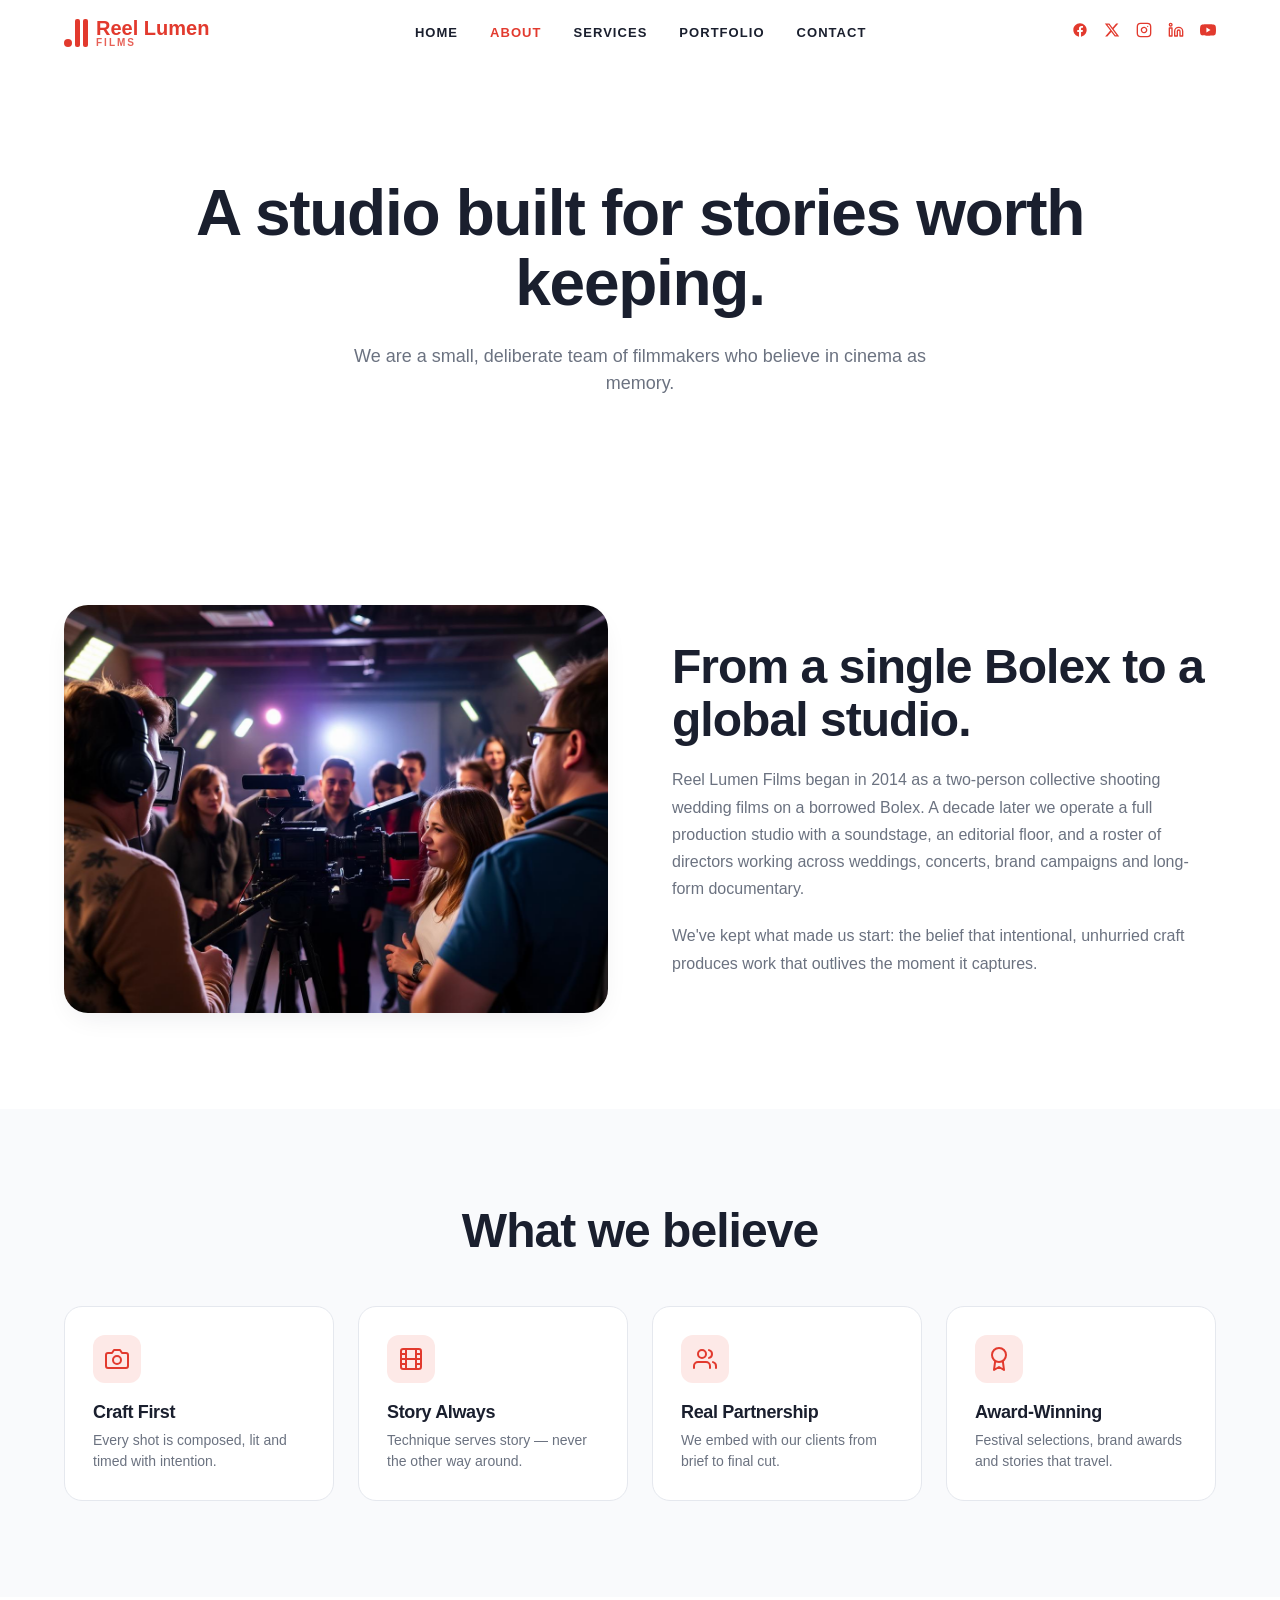
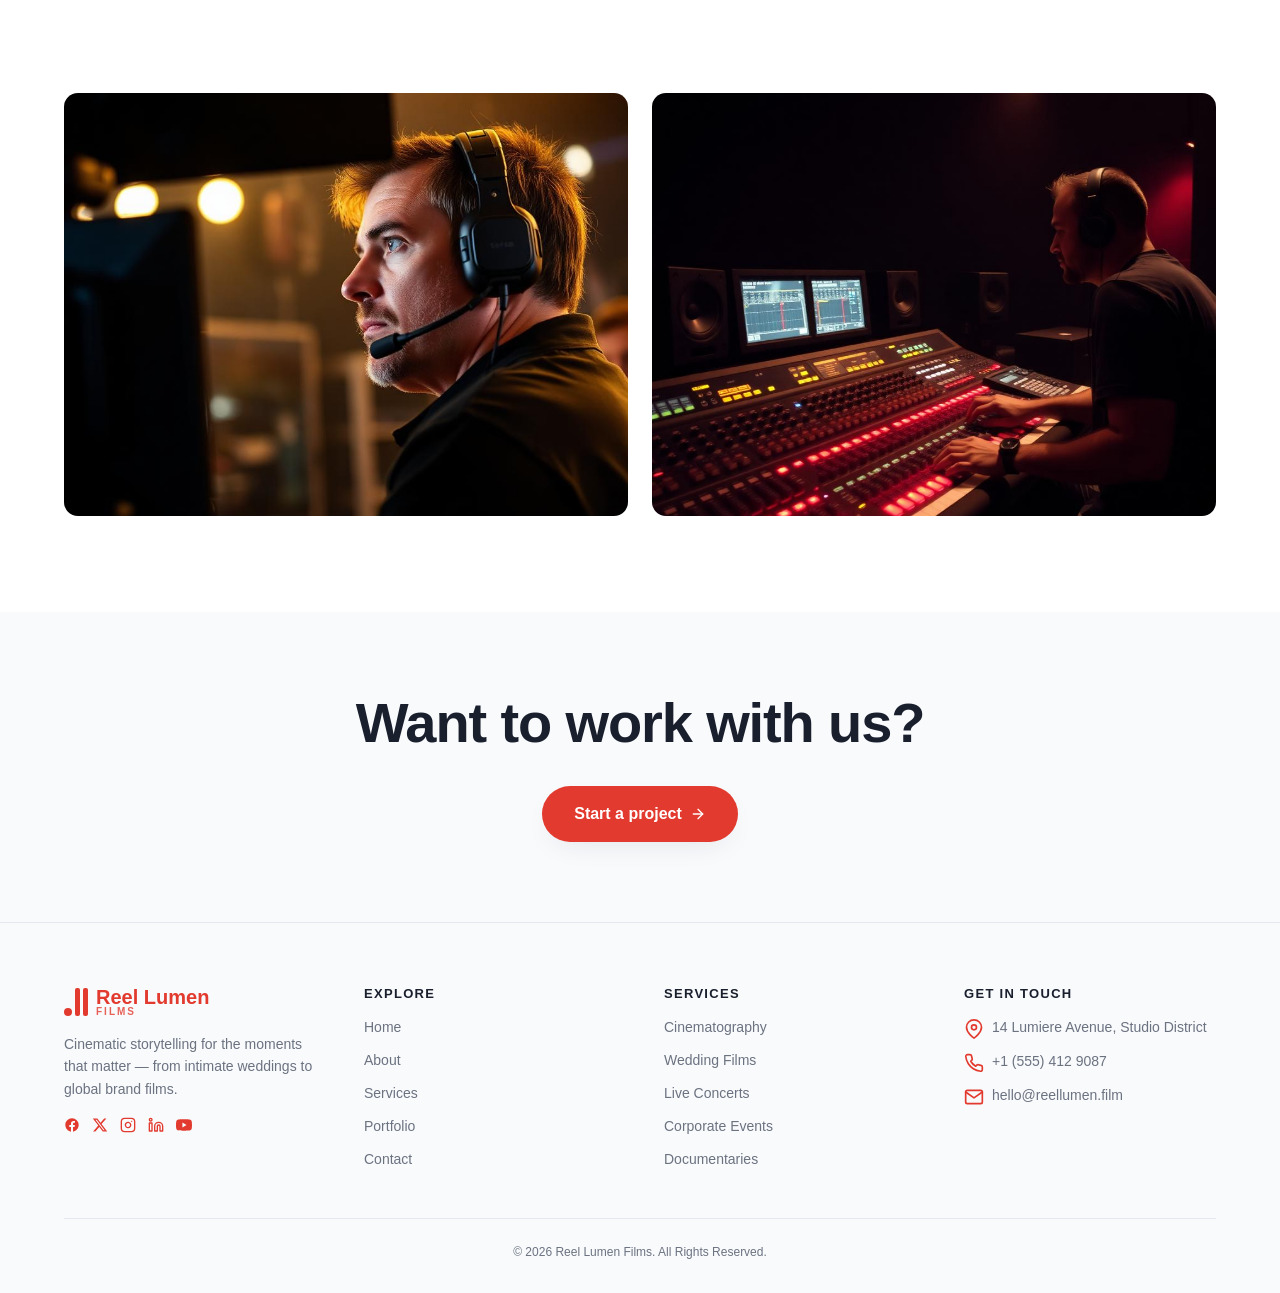
<file: about.html>
<!DOCTYPE html>
<html lang="en">
<head>
<meta charset="UTF-8">
<meta name="viewport" content="width=device-width, initial-scale=1">
<title>About — Reel Lumen Films</title>
<meta name="description" content="Meet the directors, cinematographers and editors behind Reel Lumen Films.">
<meta property="og:title" content="About — Reel Lumen Films">
<meta property="og:description" content="Meet the directors, cinematographers and editors behind Reel Lumen Films.">
<meta property="og:type" content="website">
<link rel="stylesheet" href="styles.css">
</head>
<body>
<header class="site-header">
  <div class="header-inner">
    <a class="logo" href="index.html">
      <span class="logo-mark"><span></span><span></span><span></span></span>
      <span class="logo-text"><span class="name">Reel Lumen</span><span class="sub">Films</span></span>
    </a>
    <nav class="nav"><a href="index.html" data-nav="index.html">Home</a><a href="about.html" data-nav="about.html">About</a><a href="services.html" data-nav="services.html">Services</a><a href="portfolio.html" data-nav="portfolio.html">Portfolio</a><a href="contact.html" data-nav="contact.html">Contact</a></nav>
    <div class="socials"><a href="#" aria-label="Facebook"><svg width="16" height="16" viewBox="0 0 24 24" fill="currentColor"><path d="M22 12.06C22 6.5 17.52 2 12 2S2 6.5 2 12.06c0 5 3.66 9.13 8.44 9.88v-7H7.9v-2.88h2.54V9.85c0-2.5 1.49-3.89 3.77-3.89 1.09 0 2.24.2 2.24.2v2.46h-1.26c-1.24 0-1.63.77-1.63 1.56v1.88h2.78l-.45 2.88h-2.33v7C18.34 21.19 22 17.06 22 12.06"/></svg></a><a href="#" aria-label="Twitter"><svg width="16" height="16" viewBox="0 0 24 24" fill="currentColor"><path d="M18.244 2.25h3.308l-7.227 8.26 8.502 11.24H16.17l-5.214-6.817L4.99 21.75H1.68l7.73-8.835L1.254 2.25H8.08l4.713 6.231zm-1.161 17.52h1.833L7.084 4.126H5.117z"/></svg></a><a href="#" aria-label="Instagram"><svg width="16" height="16" viewBox="0 0 24 24" fill="none" stroke="currentColor" stroke-width="2" stroke-linecap="round" stroke-linejoin="round"><rect x="2" y="2" width="20" height="20" rx="5"/><path d="M16 11.37A4 4 0 1 1 12.63 8 4 4 0 0 1 16 11.37"/><line x1="17.5" y1="6.5" x2="17.51" y2="6.5"/></svg></a><a href="#" aria-label="LinkedIn"><svg width="16" height="16" viewBox="0 0 24 24" fill="none" stroke="currentColor" stroke-width="2" stroke-linecap="round" stroke-linejoin="round"><path d="M16 8a6 6 0 0 1 6 6v7h-4v-7a2 2 0 0 0-4 0v7h-4v-7a6 6 0 0 1 6-6"/><rect x="2" y="9" width="4" height="12"/><circle cx="4" cy="4" r="2"/></svg></a><a href="#" aria-label="YouTube"><svg width="16" height="16" viewBox="0 0 24 24" fill="currentColor"><path d="M23.5 6.2a3 3 0 0 0-2.1-2.1C19.5 3.5 12 3.5 12 3.5s-7.5 0-9.4.6A3 3 0 0 0 .5 6.2C0 8.1 0 12 0 12s0 3.9.5 5.8a3 3 0 0 0 2.1 2.1c1.9.6 9.4.6 9.4.6s7.5 0 9.4-.6a3 3 0 0 0 2.1-2.1c.5-1.9.5-5.8.5-5.8s0-3.9-.5-5.8M9.6 15.6V8.4l6.2 3.6z"/></svg></a></div>
    <button class="menu-btn" aria-label="Menu"><svg class="icon-open" width="24" height="24" viewBox="0 0 24 24" fill="none" stroke="currentColor" stroke-width="2" stroke-linecap="round"><line x1="3" y1="6" x2="21" y2="6"/><line x1="3" y1="12" x2="21" y2="12"/><line x1="3" y1="18" x2="21" y2="18"/></svg><svg class="icon-close" width="24" height="24" viewBox="0 0 24 24" fill="none" stroke="currentColor" stroke-width="2" stroke-linecap="round" style="display:none"><line x1="18" y1="6" x2="6" y2="18"/><line x1="6" y1="18" x2="18" y2="6"/></svg></button>
  </div>
  <div class="mobile-nav"><nav><a href="index.html" data-nav="index.html">Home</a><a href="about.html" data-nav="about.html">About</a><a href="services.html" data-nav="services.html">Services</a><a href="portfolio.html" data-nav="portfolio.html">Portfolio</a><a href="contact.html" data-nav="contact.html">Contact</a></nav></div>
</header>
<main>

<section class="page-hero fade-up">
  <div class="container">
    <h1>A studio built for stories worth keeping.</h1>
    <p>We are a small, deliberate team of filmmakers who believe in cinema as memory.</p>
  </div>
</section>
<section>
  <div class="container">
    <div class="two-col">
      <div><img src="assets/team.jpg" alt="Our team on set" loading="lazy"></div>
      <div>
        <h2>From a single Bolex to a global studio.</h2>
        <p>Reel Lumen Films began in 2014 as a two-person collective shooting wedding films on a borrowed Bolex. A decade later we operate a full production studio with a soundstage, an editorial floor, and a roster of directors working across weddings, concerts, brand campaigns and long-form documentary.</p>
        <p>We've kept what made us start: the belief that intentional, unhurried craft produces work that outlives the moment it captures.</p>
      </div>
    </div>
  </div>
</section>
<section class="alt">
  <div class="container">
    <div class="section-header"><h2>What we believe</h2></div>
    <div class="values"><div class="value"><div class="icon"><svg width="24" height="24" viewBox="0 0 24 24" fill="none" stroke="currentColor" stroke-width="2" stroke-linecap="round" stroke-linejoin="round"><path d="M23 19a2 2 0 0 1-2 2H3a2 2 0 0 1-2-2V8a2 2 0 0 1 2-2h4l2-3h6l2 3h4a2 2 0 0 1 2 2z"/><circle cx="12" cy="13" r="4"/></svg></div><h3>Craft First</h3><p>Every shot is composed, lit and timed with intention.</p></div><div class="value"><div class="icon"><svg width="24" height="24" viewBox="0 0 24 24" fill="none" stroke="currentColor" stroke-width="2" stroke-linecap="round" stroke-linejoin="round"><rect x="2" y="2" width="20" height="20" rx="2.18" ry="2.18"/><line x1="7" y1="2" x2="7" y2="22"/><line x1="17" y1="2" x2="17" y2="22"/><line x1="2" y1="12" x2="22" y2="12"/><line x1="2" y1="7" x2="7" y2="7"/><line x1="2" y1="17" x2="7" y2="17"/><line x1="17" y1="17" x2="22" y2="17"/><line x1="17" y1="7" x2="22" y2="7"/></svg></div><h3>Story Always</h3><p>Technique serves story — never the other way around.</p></div><div class="value"><div class="icon"><svg width="24" height="24" viewBox="0 0 24 24" fill="none" stroke="currentColor" stroke-width="2" stroke-linecap="round" stroke-linejoin="round"><path d="M17 21v-2a4 4 0 0 0-4-4H5a4 4 0 0 0-4 4v2"/><circle cx="9" cy="7" r="4"/><path d="M23 21v-2a4 4 0 0 0-3-3.87"/><path d="M16 3.13a4 4 0 0 1 0 7.75"/></svg></div><h3>Real Partnership</h3><p>We embed with our clients from brief to final cut.</p></div><div class="value"><div class="icon"><svg width="24" height="24" viewBox="0 0 24 24" fill="none" stroke="currentColor" stroke-width="2" stroke-linecap="round" stroke-linejoin="round"><circle cx="12" cy="8" r="7"/><polyline points="8.21 13.89 7 23 12 20 17 23 15.79 13.88"/></svg></div><h3>Award-Winning</h3><p>Festival selections, brand awards and stories that travel.</p></div></div>
  </div>
</section>
<section>
  <div class="container">
    <div style="display:grid;grid-template-columns:1fr 1fr;gap:24px">
      <div class="gphoto" style="aspect-ratio:4/3"><img src="assets/g4.jpg" alt="Director at monitor" loading="lazy"></div>
      <div class="gphoto" style="aspect-ratio:4/3"><img src="assets/g7.jpg" alt="Sound engineer" loading="lazy"></div>
    </div>
  </div>
</section>
<section class="alt cta">
  <div class="container">
    <h2>Want to work with us?</h2>
    <a href="contact.html" class="btn btn-primary btn-lg">Start a project <svg width="16" height="16" viewBox="0 0 24 24" fill="none" stroke="currentColor" stroke-width="2" stroke-linecap="round" stroke-linejoin="round"><line x1="5" y1="12" x2="19" y2="12"/><polyline points="12 5 19 12 12 19"/></svg></a>
  </div>
</section>

</main>
<footer class="footer">
  <div class="container">
    <div class="footer-grid">
      <div>
        <a class="logo" href="index.html"><span class="logo-mark"><span></span><span></span><span></span></span><span class="logo-text"><span class="name">Reel Lumen</span><span class="sub">Films</span></span></a>
        <p class="intro">Cinematic storytelling for the moments that matter — from intimate weddings to global brand films.</p>
        <div class="footer-socials"><a href="#" aria-label="Facebook"><svg width="16" height="16" viewBox="0 0 24 24" fill="currentColor"><path d="M22 12.06C22 6.5 17.52 2 12 2S2 6.5 2 12.06c0 5 3.66 9.13 8.44 9.88v-7H7.9v-2.88h2.54V9.85c0-2.5 1.49-3.89 3.77-3.89 1.09 0 2.24.2 2.24.2v2.46h-1.26c-1.24 0-1.63.77-1.63 1.56v1.88h2.78l-.45 2.88h-2.33v7C18.34 21.19 22 17.06 22 12.06"/></svg></a><a href="#" aria-label="Twitter"><svg width="16" height="16" viewBox="0 0 24 24" fill="currentColor"><path d="M18.244 2.25h3.308l-7.227 8.26 8.502 11.24H16.17l-5.214-6.817L4.99 21.75H1.68l7.73-8.835L1.254 2.25H8.08l4.713 6.231zm-1.161 17.52h1.833L7.084 4.126H5.117z"/></svg></a><a href="#" aria-label="Instagram"><svg width="16" height="16" viewBox="0 0 24 24" fill="none" stroke="currentColor" stroke-width="2" stroke-linecap="round" stroke-linejoin="round"><rect x="2" y="2" width="20" height="20" rx="5"/><path d="M16 11.37A4 4 0 1 1 12.63 8 4 4 0 0 1 16 11.37"/><line x1="17.5" y1="6.5" x2="17.51" y2="6.5"/></svg></a><a href="#" aria-label="LinkedIn"><svg width="16" height="16" viewBox="0 0 24 24" fill="none" stroke="currentColor" stroke-width="2" stroke-linecap="round" stroke-linejoin="round"><path d="M16 8a6 6 0 0 1 6 6v7h-4v-7a2 2 0 0 0-4 0v7h-4v-7a6 6 0 0 1 6-6"/><rect x="2" y="9" width="4" height="12"/><circle cx="4" cy="4" r="2"/></svg></a><a href="#" aria-label="YouTube"><svg width="16" height="16" viewBox="0 0 24 24" fill="currentColor"><path d="M23.5 6.2a3 3 0 0 0-2.1-2.1C19.5 3.5 12 3.5 12 3.5s-7.5 0-9.4.6A3 3 0 0 0 .5 6.2C0 8.1 0 12 0 12s0 3.9.5 5.8a3 3 0 0 0 2.1 2.1c1.9.6 9.4.6 9.4.6s7.5 0 9.4-.6a3 3 0 0 0 2.1-2.1c.5-1.9.5-5.8.5-5.8s0-3.9-.5-5.8M9.6 15.6V8.4l6.2 3.6z"/></svg></a></div>
      </div>
      <div>
        <h4>Explore</h4>
        <ul>
          <li><a href="index.html">Home</a></li>
          <li><a href="about.html">About</a></li>
          <li><a href="services.html">Services</a></li>
          <li><a href="portfolio.html">Portfolio</a></li>
          <li><a href="contact.html">Contact</a></li>
        </ul>
      </div>
      <div>
        <h4>Services</h4>
        <ul><li>Cinematography</li><li>Wedding Films</li><li>Live Concerts</li><li>Corporate Events</li><li>Documentaries</li></ul>
      </div>
      <div>
        <h4>Get In Touch</h4>
        <ul>
          <li class="row"><svg width="20" height="20" viewBox="0 0 24 24" fill="none" stroke="currentColor" stroke-width="2" stroke-linecap="round" stroke-linejoin="round"><path d="M21 10c0 7-9 13-9 13s-9-6-9-13a9 9 0 0 1 18 0z"/><circle cx="12" cy="10" r="3"/></svg><span>14 Lumiere Avenue, Studio District</span></li>
          <li class="row"><svg width="20" height="20" viewBox="0 0 24 24" fill="none" stroke="currentColor" stroke-width="2" stroke-linecap="round" stroke-linejoin="round"><path d="M22 16.92v3a2 2 0 0 1-2.18 2 19.79 19.79 0 0 1-8.63-3.07 19.5 19.5 0 0 1-6-6 19.79 19.79 0 0 1-3.07-8.67A2 2 0 0 1 4.11 2h3a2 2 0 0 1 2 1.72c.13.96.37 1.9.7 2.81a2 2 0 0 1-.45 2.11L8.09 9.91a16 16 0 0 0 6 6l1.27-1.27a2 2 0 0 1 2.11-.45c.91.33 1.85.57 2.81.7A2 2 0 0 1 22 16.92"/></svg><span>+1 (555) 412 9087</span></li>
          <li class="row"><svg width="20" height="20" viewBox="0 0 24 24" fill="none" stroke="currentColor" stroke-width="2" stroke-linecap="round" stroke-linejoin="round"><path d="M4 4h16c1.1 0 2 .9 2 2v12c0 1.1-.9 2-2 2H4c-1.1 0-2-.9-2-2V6c0-1.1.9-2 2-2"/><polyline points="22,6 12,13 2,6"/></svg><span>hello@reellumen.film</span></li>
        </ul>
      </div>
    </div>
    <div class="copyright">© 2026 Reel Lumen Films. All Rights Reserved.</div>
  </div>
</footer>
<script src="script.js"></script>
</body></html>
</file>
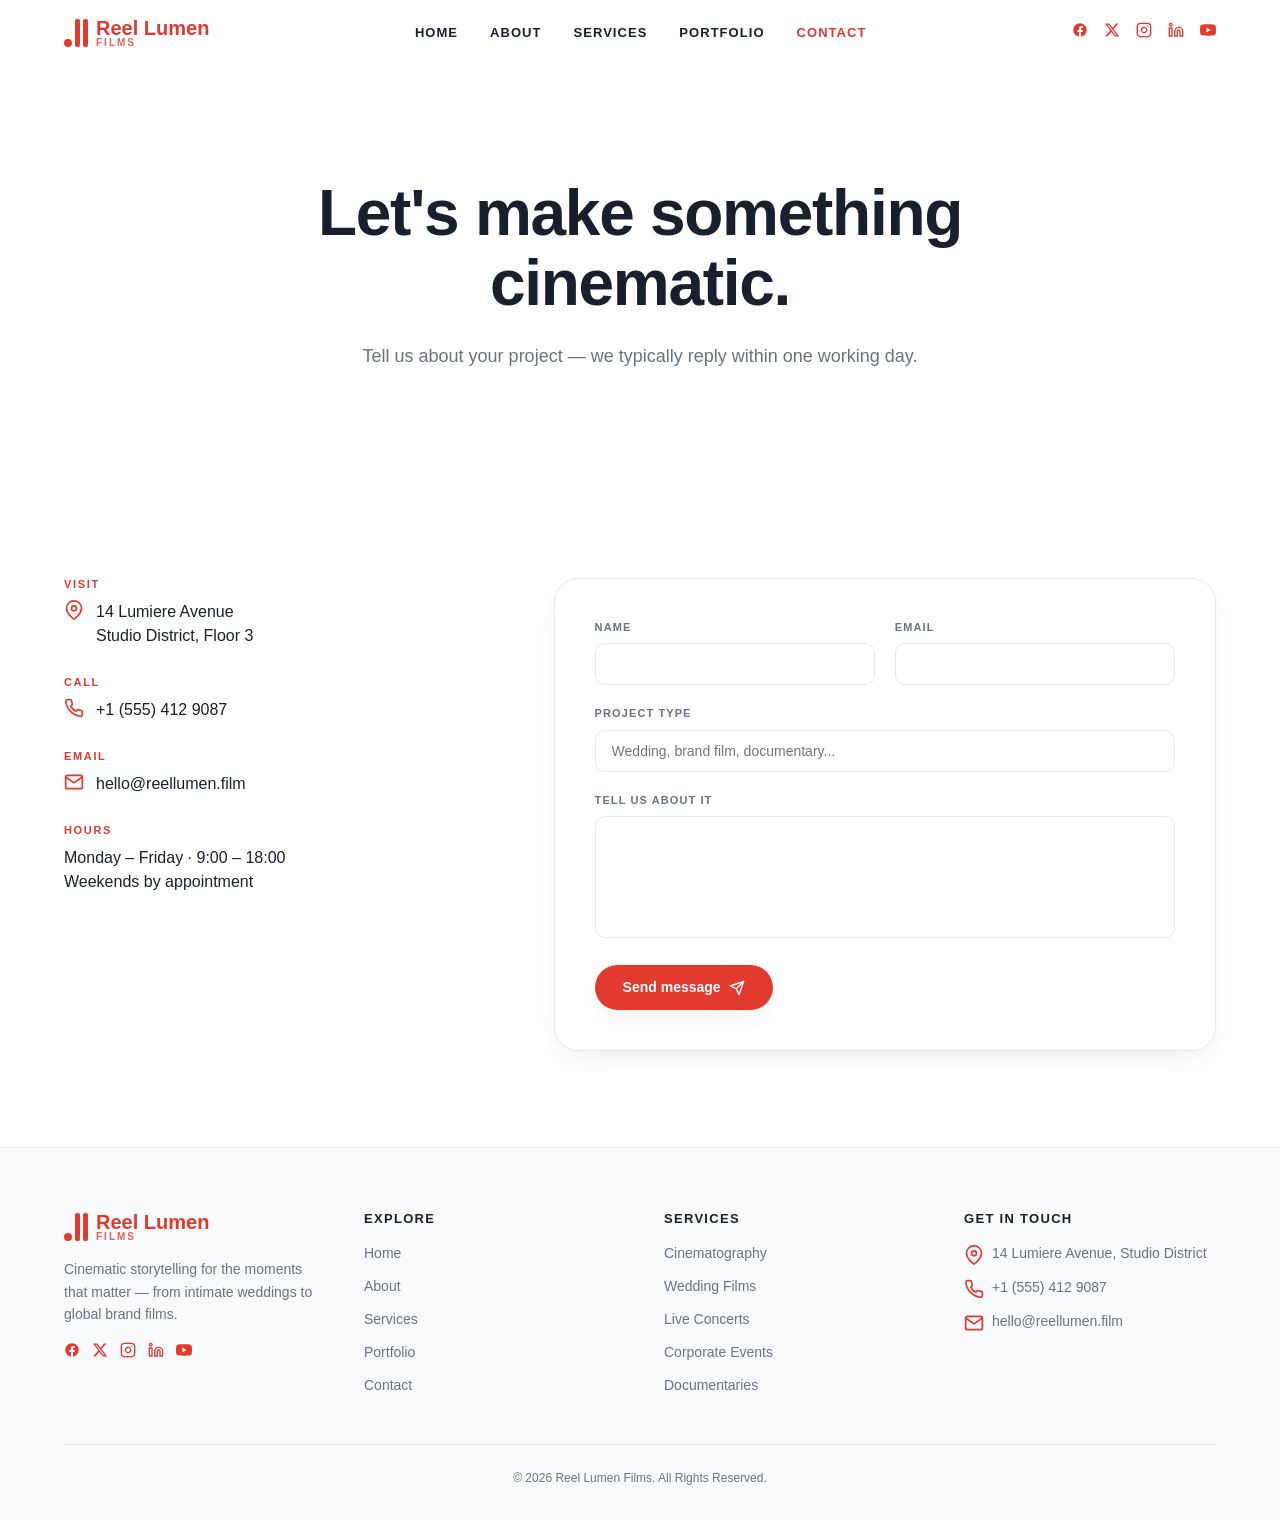
<file: contact.html>
<!DOCTYPE html>
<html lang="en">
<head>
<meta charset="UTF-8">
<meta name="viewport" content="width=device-width, initial-scale=1">
<title>Contact — Reel Lumen Films</title>
<meta name="description" content="Get in touch with Reel Lumen Films to discuss your next cinematic project.">
<meta property="og:title" content="Contact — Reel Lumen Films">
<meta property="og:description" content="Get in touch with Reel Lumen Films to discuss your next cinematic project.">
<meta property="og:type" content="website">
<link rel="stylesheet" href="styles.css">
</head>
<body>
<header class="site-header">
  <div class="header-inner">
    <a class="logo" href="index.html">
      <span class="logo-mark"><span></span><span></span><span></span></span>
      <span class="logo-text"><span class="name">Reel Lumen</span><span class="sub">Films</span></span>
    </a>
    <nav class="nav"><a href="index.html" data-nav="index.html">Home</a><a href="about.html" data-nav="about.html">About</a><a href="services.html" data-nav="services.html">Services</a><a href="portfolio.html" data-nav="portfolio.html">Portfolio</a><a href="contact.html" data-nav="contact.html">Contact</a></nav>
    <div class="socials"><a href="#" aria-label="Facebook"><svg width="16" height="16" viewBox="0 0 24 24" fill="currentColor"><path d="M22 12.06C22 6.5 17.52 2 12 2S2 6.5 2 12.06c0 5 3.66 9.13 8.44 9.88v-7H7.9v-2.88h2.54V9.85c0-2.5 1.49-3.89 3.77-3.89 1.09 0 2.24.2 2.24.2v2.46h-1.26c-1.24 0-1.63.77-1.63 1.56v1.88h2.78l-.45 2.88h-2.33v7C18.34 21.19 22 17.06 22 12.06"/></svg></a><a href="#" aria-label="Twitter"><svg width="16" height="16" viewBox="0 0 24 24" fill="currentColor"><path d="M18.244 2.25h3.308l-7.227 8.26 8.502 11.24H16.17l-5.214-6.817L4.99 21.75H1.68l7.73-8.835L1.254 2.25H8.08l4.713 6.231zm-1.161 17.52h1.833L7.084 4.126H5.117z"/></svg></a><a href="#" aria-label="Instagram"><svg width="16" height="16" viewBox="0 0 24 24" fill="none" stroke="currentColor" stroke-width="2" stroke-linecap="round" stroke-linejoin="round"><rect x="2" y="2" width="20" height="20" rx="5"/><path d="M16 11.37A4 4 0 1 1 12.63 8 4 4 0 0 1 16 11.37"/><line x1="17.5" y1="6.5" x2="17.51" y2="6.5"/></svg></a><a href="#" aria-label="LinkedIn"><svg width="16" height="16" viewBox="0 0 24 24" fill="none" stroke="currentColor" stroke-width="2" stroke-linecap="round" stroke-linejoin="round"><path d="M16 8a6 6 0 0 1 6 6v7h-4v-7a2 2 0 0 0-4 0v7h-4v-7a6 6 0 0 1 6-6"/><rect x="2" y="9" width="4" height="12"/><circle cx="4" cy="4" r="2"/></svg></a><a href="#" aria-label="YouTube"><svg width="16" height="16" viewBox="0 0 24 24" fill="currentColor"><path d="M23.5 6.2a3 3 0 0 0-2.1-2.1C19.5 3.5 12 3.5 12 3.5s-7.5 0-9.4.6A3 3 0 0 0 .5 6.2C0 8.1 0 12 0 12s0 3.9.5 5.8a3 3 0 0 0 2.1 2.1c1.9.6 9.4.6 9.4.6s7.5 0 9.4-.6a3 3 0 0 0 2.1-2.1c.5-1.9.5-5.8.5-5.8s0-3.9-.5-5.8M9.6 15.6V8.4l6.2 3.6z"/></svg></a></div>
    <button class="menu-btn" aria-label="Menu"><svg class="icon-open" width="24" height="24" viewBox="0 0 24 24" fill="none" stroke="currentColor" stroke-width="2" stroke-linecap="round"><line x1="3" y1="6" x2="21" y2="6"/><line x1="3" y1="12" x2="21" y2="12"/><line x1="3" y1="18" x2="21" y2="18"/></svg><svg class="icon-close" width="24" height="24" viewBox="0 0 24 24" fill="none" stroke="currentColor" stroke-width="2" stroke-linecap="round" style="display:none"><line x1="18" y1="6" x2="6" y2="18"/><line x1="6" y1="18" x2="18" y2="6"/></svg></button>
  </div>
  <div class="mobile-nav"><nav><a href="index.html" data-nav="index.html">Home</a><a href="about.html" data-nav="about.html">About</a><a href="services.html" data-nav="services.html">Services</a><a href="portfolio.html" data-nav="portfolio.html">Portfolio</a><a href="contact.html" data-nav="contact.html">Contact</a></nav></div>
</header>
<main>

<section class="page-hero fade-up">
  <div class="container">
    <h1>Let's make something cinematic.</h1>
    <p>Tell us about your project — we typically reply within one working day.</p>
  </div>
</section>
<section>
  <div class="container">
    <div class="contact-grid">
      <div class="contact-info">
        <div><h3>Visit</h3><div class="row"><svg width="20" height="20" viewBox="0 0 24 24" fill="none" stroke="currentColor" stroke-width="2" stroke-linecap="round" stroke-linejoin="round"><path d="M21 10c0 7-9 13-9 13s-9-6-9-13a9 9 0 0 1 18 0z"/><circle cx="12" cy="10" r="3"/></svg><p>14 Lumiere Avenue<br>Studio District, Floor 3</p></div></div>
        <div><h3>Call</h3><div class="row"><svg width="20" height="20" viewBox="0 0 24 24" fill="none" stroke="currentColor" stroke-width="2" stroke-linecap="round" stroke-linejoin="round"><path d="M22 16.92v3a2 2 0 0 1-2.18 2 19.79 19.79 0 0 1-8.63-3.07 19.5 19.5 0 0 1-6-6 19.79 19.79 0 0 1-3.07-8.67A2 2 0 0 1 4.11 2h3a2 2 0 0 1 2 1.72c.13.96.37 1.9.7 2.81a2 2 0 0 1-.45 2.11L8.09 9.91a16 16 0 0 0 6 6l1.27-1.27a2 2 0 0 1 2.11-.45c.91.33 1.85.57 2.81.7A2 2 0 0 1 22 16.92"/></svg><p>+1 (555) 412 9087</p></div></div>
        <div><h3>Email</h3><div class="row"><svg width="20" height="20" viewBox="0 0 24 24" fill="none" stroke="currentColor" stroke-width="2" stroke-linecap="round" stroke-linejoin="round"><path d="M4 4h16c1.1 0 2 .9 2 2v12c0 1.1-.9 2-2 2H4c-1.1 0-2-.9-2-2V6c0-1.1.9-2 2-2"/><polyline points="22,6 12,13 2,6"/></svg><p>hello@reellumen.film</p></div></div>
        <div><h3>Hours</h3><p style="margin-top:10px">Monday – Friday · 9:00 – 18:00<br>Weekends by appointment</p></div>
      </div>
      <form id="contact-form" class="form">
        <div class="form-row two">
          <div><label>Name</label><input type="text" required></div>
          <div><label>Email</label><input type="email" required></div>
        </div>
        <div class="form-field"><label>Project type</label><input type="text" placeholder="Wedding, brand film, documentary..."></div>
        <div class="form-field"><label>Tell us about it</label><textarea rows="6" required></textarea></div>
        <button type="submit" class="btn btn-primary">Send message <svg width="16" height="16" viewBox="0 0 24 24" fill="none" stroke="currentColor" stroke-width="2" stroke-linecap="round" stroke-linejoin="round"><line x1="22" y1="2" x2="11" y2="13"/><polygon points="22 2 15 22 11 13 2 9 22 2"/></svg></button>
      </form>
    </div>
  </div>
</section>

</main>
<footer class="footer">
  <div class="container">
    <div class="footer-grid">
      <div>
        <a class="logo" href="index.html"><span class="logo-mark"><span></span><span></span><span></span></span><span class="logo-text"><span class="name">Reel Lumen</span><span class="sub">Films</span></span></a>
        <p class="intro">Cinematic storytelling for the moments that matter — from intimate weddings to global brand films.</p>
        <div class="footer-socials"><a href="#" aria-label="Facebook"><svg width="16" height="16" viewBox="0 0 24 24" fill="currentColor"><path d="M22 12.06C22 6.5 17.52 2 12 2S2 6.5 2 12.06c0 5 3.66 9.13 8.44 9.88v-7H7.9v-2.88h2.54V9.85c0-2.5 1.49-3.89 3.77-3.89 1.09 0 2.24.2 2.24.2v2.46h-1.26c-1.24 0-1.63.77-1.63 1.56v1.88h2.78l-.45 2.88h-2.33v7C18.34 21.19 22 17.06 22 12.06"/></svg></a><a href="#" aria-label="Twitter"><svg width="16" height="16" viewBox="0 0 24 24" fill="currentColor"><path d="M18.244 2.25h3.308l-7.227 8.26 8.502 11.24H16.17l-5.214-6.817L4.99 21.75H1.68l7.73-8.835L1.254 2.25H8.08l4.713 6.231zm-1.161 17.52h1.833L7.084 4.126H5.117z"/></svg></a><a href="#" aria-label="Instagram"><svg width="16" height="16" viewBox="0 0 24 24" fill="none" stroke="currentColor" stroke-width="2" stroke-linecap="round" stroke-linejoin="round"><rect x="2" y="2" width="20" height="20" rx="5"/><path d="M16 11.37A4 4 0 1 1 12.63 8 4 4 0 0 1 16 11.37"/><line x1="17.5" y1="6.5" x2="17.51" y2="6.5"/></svg></a><a href="#" aria-label="LinkedIn"><svg width="16" height="16" viewBox="0 0 24 24" fill="none" stroke="currentColor" stroke-width="2" stroke-linecap="round" stroke-linejoin="round"><path d="M16 8a6 6 0 0 1 6 6v7h-4v-7a2 2 0 0 0-4 0v7h-4v-7a6 6 0 0 1 6-6"/><rect x="2" y="9" width="4" height="12"/><circle cx="4" cy="4" r="2"/></svg></a><a href="#" aria-label="YouTube"><svg width="16" height="16" viewBox="0 0 24 24" fill="currentColor"><path d="M23.5 6.2a3 3 0 0 0-2.1-2.1C19.5 3.5 12 3.5 12 3.5s-7.5 0-9.4.6A3 3 0 0 0 .5 6.2C0 8.1 0 12 0 12s0 3.9.5 5.8a3 3 0 0 0 2.1 2.1c1.9.6 9.4.6 9.4.6s7.5 0 9.4-.6a3 3 0 0 0 2.1-2.1c.5-1.9.5-5.8.5-5.8s0-3.9-.5-5.8M9.6 15.6V8.4l6.2 3.6z"/></svg></a></div>
      </div>
      <div>
        <h4>Explore</h4>
        <ul>
          <li><a href="index.html">Home</a></li>
          <li><a href="about.html">About</a></li>
          <li><a href="services.html">Services</a></li>
          <li><a href="portfolio.html">Portfolio</a></li>
          <li><a href="contact.html">Contact</a></li>
        </ul>
      </div>
      <div>
        <h4>Services</h4>
        <ul><li>Cinematography</li><li>Wedding Films</li><li>Live Concerts</li><li>Corporate Events</li><li>Documentaries</li></ul>
      </div>
      <div>
        <h4>Get In Touch</h4>
        <ul>
          <li class="row"><svg width="20" height="20" viewBox="0 0 24 24" fill="none" stroke="currentColor" stroke-width="2" stroke-linecap="round" stroke-linejoin="round"><path d="M21 10c0 7-9 13-9 13s-9-6-9-13a9 9 0 0 1 18 0z"/><circle cx="12" cy="10" r="3"/></svg><span>14 Lumiere Avenue, Studio District</span></li>
          <li class="row"><svg width="20" height="20" viewBox="0 0 24 24" fill="none" stroke="currentColor" stroke-width="2" stroke-linecap="round" stroke-linejoin="round"><path d="M22 16.92v3a2 2 0 0 1-2.18 2 19.79 19.79 0 0 1-8.63-3.07 19.5 19.5 0 0 1-6-6 19.79 19.79 0 0 1-3.07-8.67A2 2 0 0 1 4.11 2h3a2 2 0 0 1 2 1.72c.13.96.37 1.9.7 2.81a2 2 0 0 1-.45 2.11L8.09 9.91a16 16 0 0 0 6 6l1.27-1.27a2 2 0 0 1 2.11-.45c.91.33 1.85.57 2.81.7A2 2 0 0 1 22 16.92"/></svg><span>+1 (555) 412 9087</span></li>
          <li class="row"><svg width="20" height="20" viewBox="0 0 24 24" fill="none" stroke="currentColor" stroke-width="2" stroke-linecap="round" stroke-linejoin="round"><path d="M4 4h16c1.1 0 2 .9 2 2v12c0 1.1-.9 2-2 2H4c-1.1 0-2-.9-2-2V6c0-1.1.9-2 2-2"/><polyline points="22,6 12,13 2,6"/></svg><span>hello@reellumen.film</span></li>
        </ul>
      </div>
    </div>
    <div class="copyright">© 2026 Reel Lumen Films. All Rights Reserved.</div>
  </div>
</footer>
<script src="script.js"></script>
</body></html>
</file>
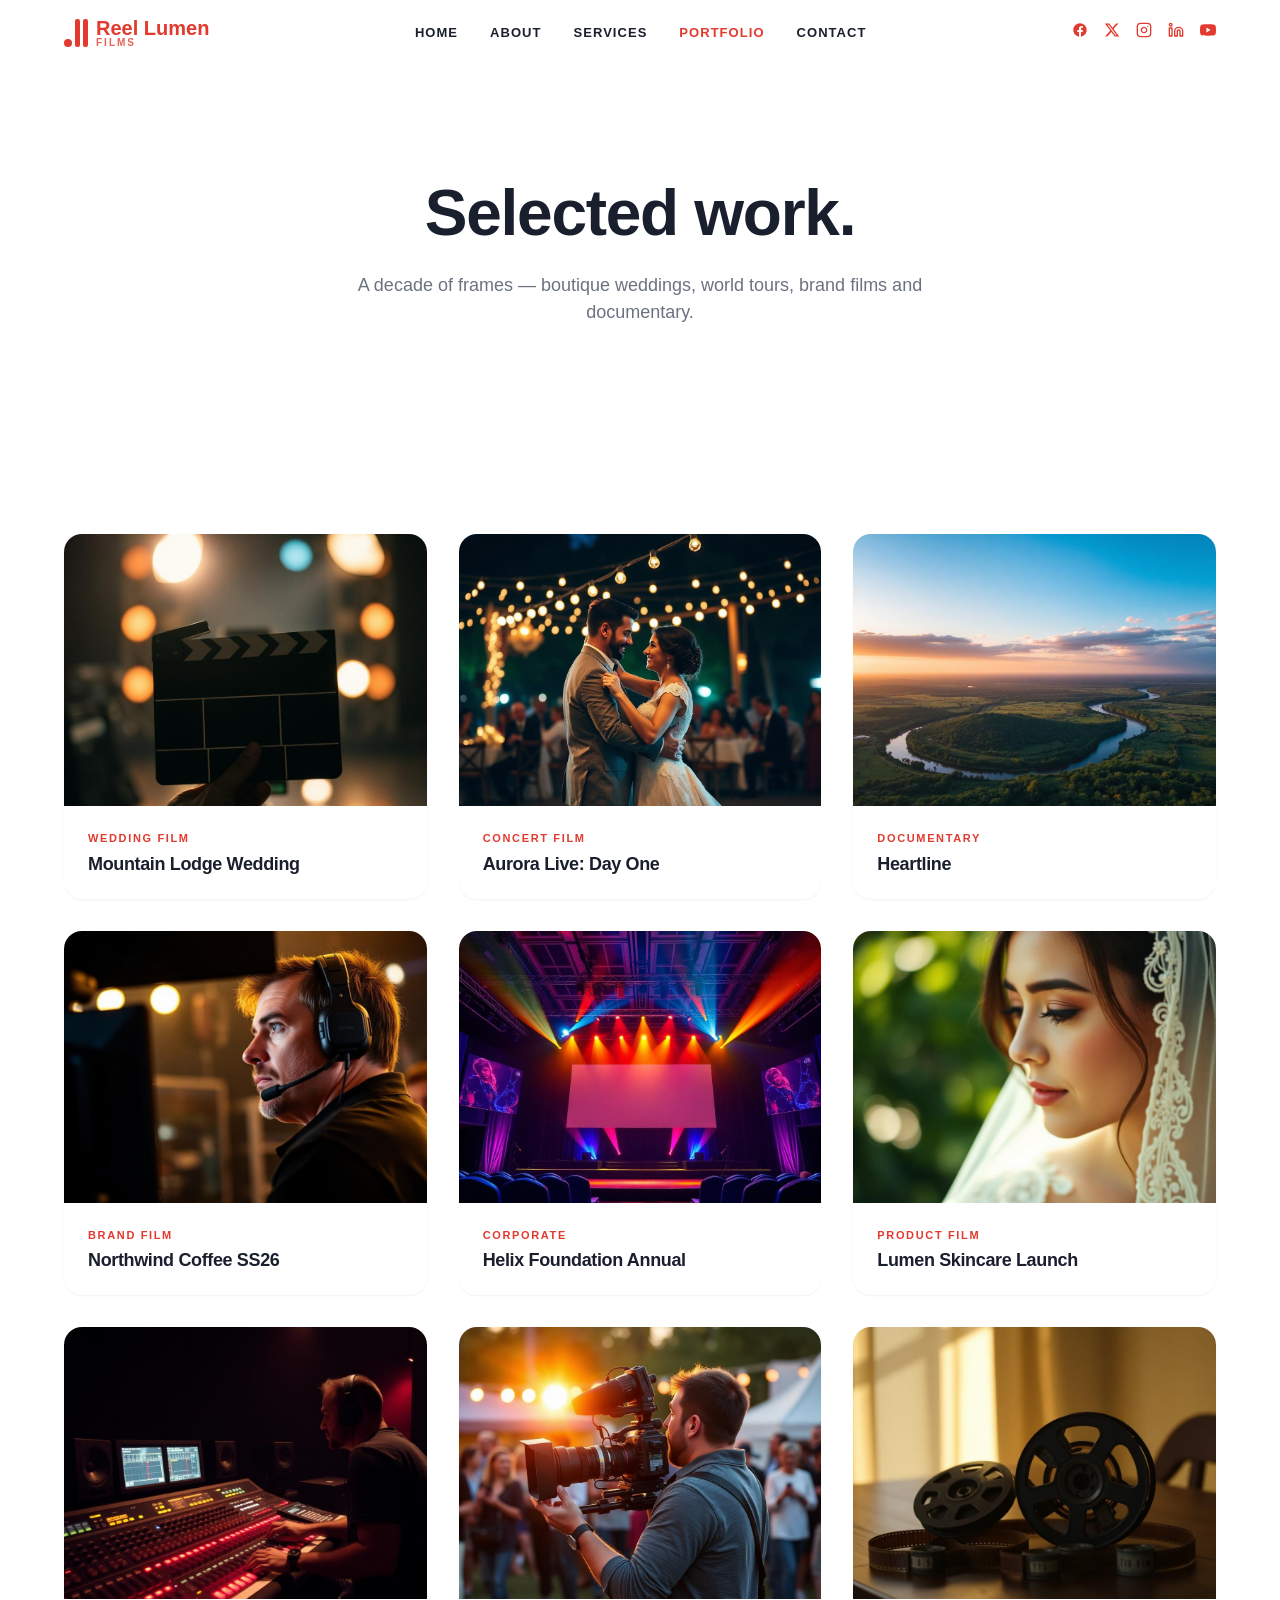
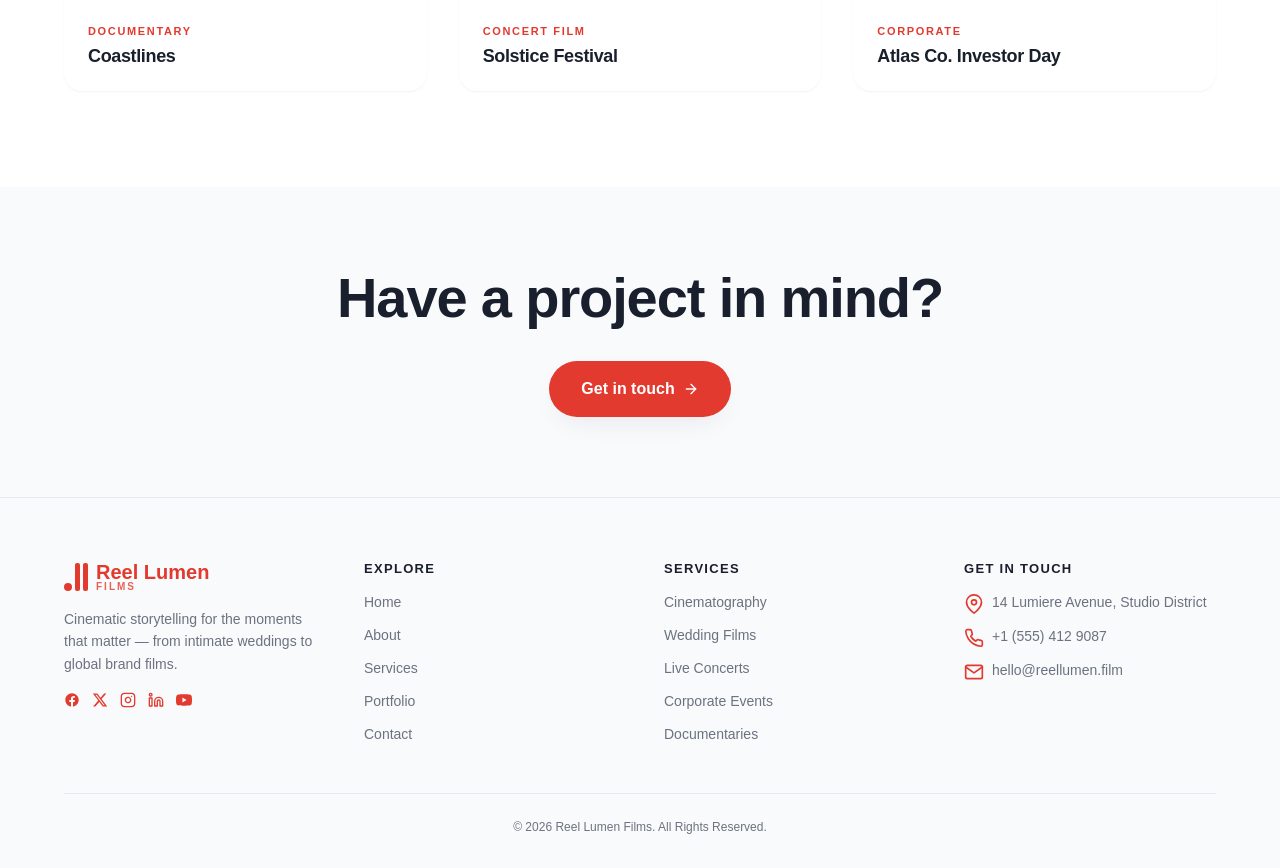
<file: portfolio.html>
<!DOCTYPE html>
<html lang="en">
<head>
<meta charset="UTF-8">
<meta name="viewport" content="width=device-width, initial-scale=1">
<title>Portfolio — Reel Lumen Films</title>
<meta name="description" content="Selected work from Reel Lumen Films — weddings, concerts, brand films and documentaries.">
<meta property="og:title" content="Portfolio — Reel Lumen Films">
<meta property="og:description" content="Selected work from Reel Lumen Films — weddings, concerts, brand films and documentaries.">
<meta property="og:type" content="website">
<link rel="stylesheet" href="styles.css">
</head>
<body>
<header class="site-header">
  <div class="header-inner">
    <a class="logo" href="index.html">
      <span class="logo-mark"><span></span><span></span><span></span></span>
      <span class="logo-text"><span class="name">Reel Lumen</span><span class="sub">Films</span></span>
    </a>
    <nav class="nav"><a href="index.html" data-nav="index.html">Home</a><a href="about.html" data-nav="about.html">About</a><a href="services.html" data-nav="services.html">Services</a><a href="portfolio.html" data-nav="portfolio.html">Portfolio</a><a href="contact.html" data-nav="contact.html">Contact</a></nav>
    <div class="socials"><a href="#" aria-label="Facebook"><svg width="16" height="16" viewBox="0 0 24 24" fill="currentColor"><path d="M22 12.06C22 6.5 17.52 2 12 2S2 6.5 2 12.06c0 5 3.66 9.13 8.44 9.88v-7H7.9v-2.88h2.54V9.85c0-2.5 1.49-3.89 3.77-3.89 1.09 0 2.24.2 2.24.2v2.46h-1.26c-1.24 0-1.63.77-1.63 1.56v1.88h2.78l-.45 2.88h-2.33v7C18.34 21.19 22 17.06 22 12.06"/></svg></a><a href="#" aria-label="Twitter"><svg width="16" height="16" viewBox="0 0 24 24" fill="currentColor"><path d="M18.244 2.25h3.308l-7.227 8.26 8.502 11.24H16.17l-5.214-6.817L4.99 21.75H1.68l7.73-8.835L1.254 2.25H8.08l4.713 6.231zm-1.161 17.52h1.833L7.084 4.126H5.117z"/></svg></a><a href="#" aria-label="Instagram"><svg width="16" height="16" viewBox="0 0 24 24" fill="none" stroke="currentColor" stroke-width="2" stroke-linecap="round" stroke-linejoin="round"><rect x="2" y="2" width="20" height="20" rx="5"/><path d="M16 11.37A4 4 0 1 1 12.63 8 4 4 0 0 1 16 11.37"/><line x1="17.5" y1="6.5" x2="17.51" y2="6.5"/></svg></a><a href="#" aria-label="LinkedIn"><svg width="16" height="16" viewBox="0 0 24 24" fill="none" stroke="currentColor" stroke-width="2" stroke-linecap="round" stroke-linejoin="round"><path d="M16 8a6 6 0 0 1 6 6v7h-4v-7a2 2 0 0 0-4 0v7h-4v-7a6 6 0 0 1 6-6"/><rect x="2" y="9" width="4" height="12"/><circle cx="4" cy="4" r="2"/></svg></a><a href="#" aria-label="YouTube"><svg width="16" height="16" viewBox="0 0 24 24" fill="currentColor"><path d="M23.5 6.2a3 3 0 0 0-2.1-2.1C19.5 3.5 12 3.5 12 3.5s-7.5 0-9.4.6A3 3 0 0 0 .5 6.2C0 8.1 0 12 0 12s0 3.9.5 5.8a3 3 0 0 0 2.1 2.1c1.9.6 9.4.6 9.4.6s7.5 0 9.4-.6a3 3 0 0 0 2.1-2.1c.5-1.9.5-5.8.5-5.8s0-3.9-.5-5.8M9.6 15.6V8.4l6.2 3.6z"/></svg></a></div>
    <button class="menu-btn" aria-label="Menu"><svg class="icon-open" width="24" height="24" viewBox="0 0 24 24" fill="none" stroke="currentColor" stroke-width="2" stroke-linecap="round"><line x1="3" y1="6" x2="21" y2="6"/><line x1="3" y1="12" x2="21" y2="12"/><line x1="3" y1="18" x2="21" y2="18"/></svg><svg class="icon-close" width="24" height="24" viewBox="0 0 24 24" fill="none" stroke="currentColor" stroke-width="2" stroke-linecap="round" style="display:none"><line x1="18" y1="6" x2="6" y2="18"/><line x1="6" y1="18" x2="18" y2="6"/></svg></button>
  </div>
  <div class="mobile-nav"><nav><a href="index.html" data-nav="index.html">Home</a><a href="about.html" data-nav="about.html">About</a><a href="services.html" data-nav="services.html">Services</a><a href="portfolio.html" data-nav="portfolio.html">Portfolio</a><a href="contact.html" data-nav="contact.html">Contact</a></nav></div>
</header>
<main>

<section class="page-hero fade-up">
  <div class="container">
    <h1>Selected work.</h1>
    <p>A decade of frames — boutique weddings, world tours, brand films and documentary.</p>
  </div>
</section>
<section>
  <div class="container"><div class="portfolio"><article class="proj"><div class="proj-img"><img src="assets/g1.jpg" alt="Mountain Lodge Wedding" loading="lazy"></div><div class="proj-body"><div class="proj-cat">Wedding Film</div><h3 class="proj-title">Mountain Lodge Wedding</h3></div></article><article class="proj"><div class="proj-img"><img src="assets/g2.jpg" alt="Aurora Live: Day One" loading="lazy"></div><div class="proj-body"><div class="proj-cat">Concert Film</div><h3 class="proj-title">Aurora Live: Day One</h3></div></article><article class="proj"><div class="proj-img"><img src="assets/g3.jpg" alt="Heartline" loading="lazy"></div><div class="proj-body"><div class="proj-cat">Documentary</div><h3 class="proj-title">Heartline</h3></div></article><article class="proj"><div class="proj-img"><img src="assets/g4.jpg" alt="Northwind Coffee SS26" loading="lazy"></div><div class="proj-body"><div class="proj-cat">Brand Film</div><h3 class="proj-title">Northwind Coffee SS26</h3></div></article><article class="proj"><div class="proj-img"><img src="assets/g5.jpg" alt="Helix Foundation Annual" loading="lazy"></div><div class="proj-body"><div class="proj-cat">Corporate</div><h3 class="proj-title">Helix Foundation Annual</h3></div></article><article class="proj"><div class="proj-img"><img src="assets/g6.jpg" alt="Lumen Skincare Launch" loading="lazy"></div><div class="proj-body"><div class="proj-cat">Product Film</div><h3 class="proj-title">Lumen Skincare Launch</h3></div></article><article class="proj"><div class="proj-img"><img src="assets/g7.jpg" alt="Coastlines" loading="lazy"></div><div class="proj-body"><div class="proj-cat">Documentary</div><h3 class="proj-title">Coastlines</h3></div></article><article class="proj"><div class="proj-img"><img src="assets/g8.jpg" alt="Solstice Festival" loading="lazy"></div><div class="proj-body"><div class="proj-cat">Concert Film</div><h3 class="proj-title">Solstice Festival</h3></div></article><article class="proj"><div class="proj-img"><img src="assets/g9.jpg" alt="Atlas Co. Investor Day" loading="lazy"></div><div class="proj-body"><div class="proj-cat">Corporate</div><h3 class="proj-title">Atlas Co. Investor Day</h3></div></article></div></div>
</section>
<section class="alt cta">
  <div class="container">
    <h2>Have a project in mind?</h2>
    <a href="contact.html" class="btn btn-primary btn-lg">Get in touch <svg width="16" height="16" viewBox="0 0 24 24" fill="none" stroke="currentColor" stroke-width="2" stroke-linecap="round" stroke-linejoin="round"><line x1="5" y1="12" x2="19" y2="12"/><polyline points="12 5 19 12 12 19"/></svg></a>
  </div>
</section>

</main>
<footer class="footer">
  <div class="container">
    <div class="footer-grid">
      <div>
        <a class="logo" href="index.html"><span class="logo-mark"><span></span><span></span><span></span></span><span class="logo-text"><span class="name">Reel Lumen</span><span class="sub">Films</span></span></a>
        <p class="intro">Cinematic storytelling for the moments that matter — from intimate weddings to global brand films.</p>
        <div class="footer-socials"><a href="#" aria-label="Facebook"><svg width="16" height="16" viewBox="0 0 24 24" fill="currentColor"><path d="M22 12.06C22 6.5 17.52 2 12 2S2 6.5 2 12.06c0 5 3.66 9.13 8.44 9.88v-7H7.9v-2.88h2.54V9.85c0-2.5 1.49-3.89 3.77-3.89 1.09 0 2.24.2 2.24.2v2.46h-1.26c-1.24 0-1.63.77-1.63 1.56v1.88h2.78l-.45 2.88h-2.33v7C18.34 21.19 22 17.06 22 12.06"/></svg></a><a href="#" aria-label="Twitter"><svg width="16" height="16" viewBox="0 0 24 24" fill="currentColor"><path d="M18.244 2.25h3.308l-7.227 8.26 8.502 11.24H16.17l-5.214-6.817L4.99 21.75H1.68l7.73-8.835L1.254 2.25H8.08l4.713 6.231zm-1.161 17.52h1.833L7.084 4.126H5.117z"/></svg></a><a href="#" aria-label="Instagram"><svg width="16" height="16" viewBox="0 0 24 24" fill="none" stroke="currentColor" stroke-width="2" stroke-linecap="round" stroke-linejoin="round"><rect x="2" y="2" width="20" height="20" rx="5"/><path d="M16 11.37A4 4 0 1 1 12.63 8 4 4 0 0 1 16 11.37"/><line x1="17.5" y1="6.5" x2="17.51" y2="6.5"/></svg></a><a href="#" aria-label="LinkedIn"><svg width="16" height="16" viewBox="0 0 24 24" fill="none" stroke="currentColor" stroke-width="2" stroke-linecap="round" stroke-linejoin="round"><path d="M16 8a6 6 0 0 1 6 6v7h-4v-7a2 2 0 0 0-4 0v7h-4v-7a6 6 0 0 1 6-6"/><rect x="2" y="9" width="4" height="12"/><circle cx="4" cy="4" r="2"/></svg></a><a href="#" aria-label="YouTube"><svg width="16" height="16" viewBox="0 0 24 24" fill="currentColor"><path d="M23.5 6.2a3 3 0 0 0-2.1-2.1C19.5 3.5 12 3.5 12 3.5s-7.5 0-9.4.6A3 3 0 0 0 .5 6.2C0 8.1 0 12 0 12s0 3.9.5 5.8a3 3 0 0 0 2.1 2.1c1.9.6 9.4.6 9.4.6s7.5 0 9.4-.6a3 3 0 0 0 2.1-2.1c.5-1.9.5-5.8.5-5.8s0-3.9-.5-5.8M9.6 15.6V8.4l6.2 3.6z"/></svg></a></div>
      </div>
      <div>
        <h4>Explore</h4>
        <ul>
          <li><a href="index.html">Home</a></li>
          <li><a href="about.html">About</a></li>
          <li><a href="services.html">Services</a></li>
          <li><a href="portfolio.html">Portfolio</a></li>
          <li><a href="contact.html">Contact</a></li>
        </ul>
      </div>
      <div>
        <h4>Services</h4>
        <ul><li>Cinematography</li><li>Wedding Films</li><li>Live Concerts</li><li>Corporate Events</li><li>Documentaries</li></ul>
      </div>
      <div>
        <h4>Get In Touch</h4>
        <ul>
          <li class="row"><svg width="20" height="20" viewBox="0 0 24 24" fill="none" stroke="currentColor" stroke-width="2" stroke-linecap="round" stroke-linejoin="round"><path d="M21 10c0 7-9 13-9 13s-9-6-9-13a9 9 0 0 1 18 0z"/><circle cx="12" cy="10" r="3"/></svg><span>14 Lumiere Avenue, Studio District</span></li>
          <li class="row"><svg width="20" height="20" viewBox="0 0 24 24" fill="none" stroke="currentColor" stroke-width="2" stroke-linecap="round" stroke-linejoin="round"><path d="M22 16.92v3a2 2 0 0 1-2.18 2 19.79 19.79 0 0 1-8.63-3.07 19.5 19.5 0 0 1-6-6 19.79 19.79 0 0 1-3.07-8.67A2 2 0 0 1 4.11 2h3a2 2 0 0 1 2 1.72c.13.96.37 1.9.7 2.81a2 2 0 0 1-.45 2.11L8.09 9.91a16 16 0 0 0 6 6l1.27-1.27a2 2 0 0 1 2.11-.45c.91.33 1.85.57 2.81.7A2 2 0 0 1 22 16.92"/></svg><span>+1 (555) 412 9087</span></li>
          <li class="row"><svg width="20" height="20" viewBox="0 0 24 24" fill="none" stroke="currentColor" stroke-width="2" stroke-linecap="round" stroke-linejoin="round"><path d="M4 4h16c1.1 0 2 .9 2 2v12c0 1.1-.9 2-2 2H4c-1.1 0-2-.9-2-2V6c0-1.1.9-2 2-2"/><polyline points="22,6 12,13 2,6"/></svg><span>hello@reellumen.film</span></li>
        </ul>
      </div>
    </div>
    <div class="copyright">© 2026 Reel Lumen Films. All Rights Reserved.</div>
  </div>
</footer>
<script src="script.js"></script>
</body></html>
</file>
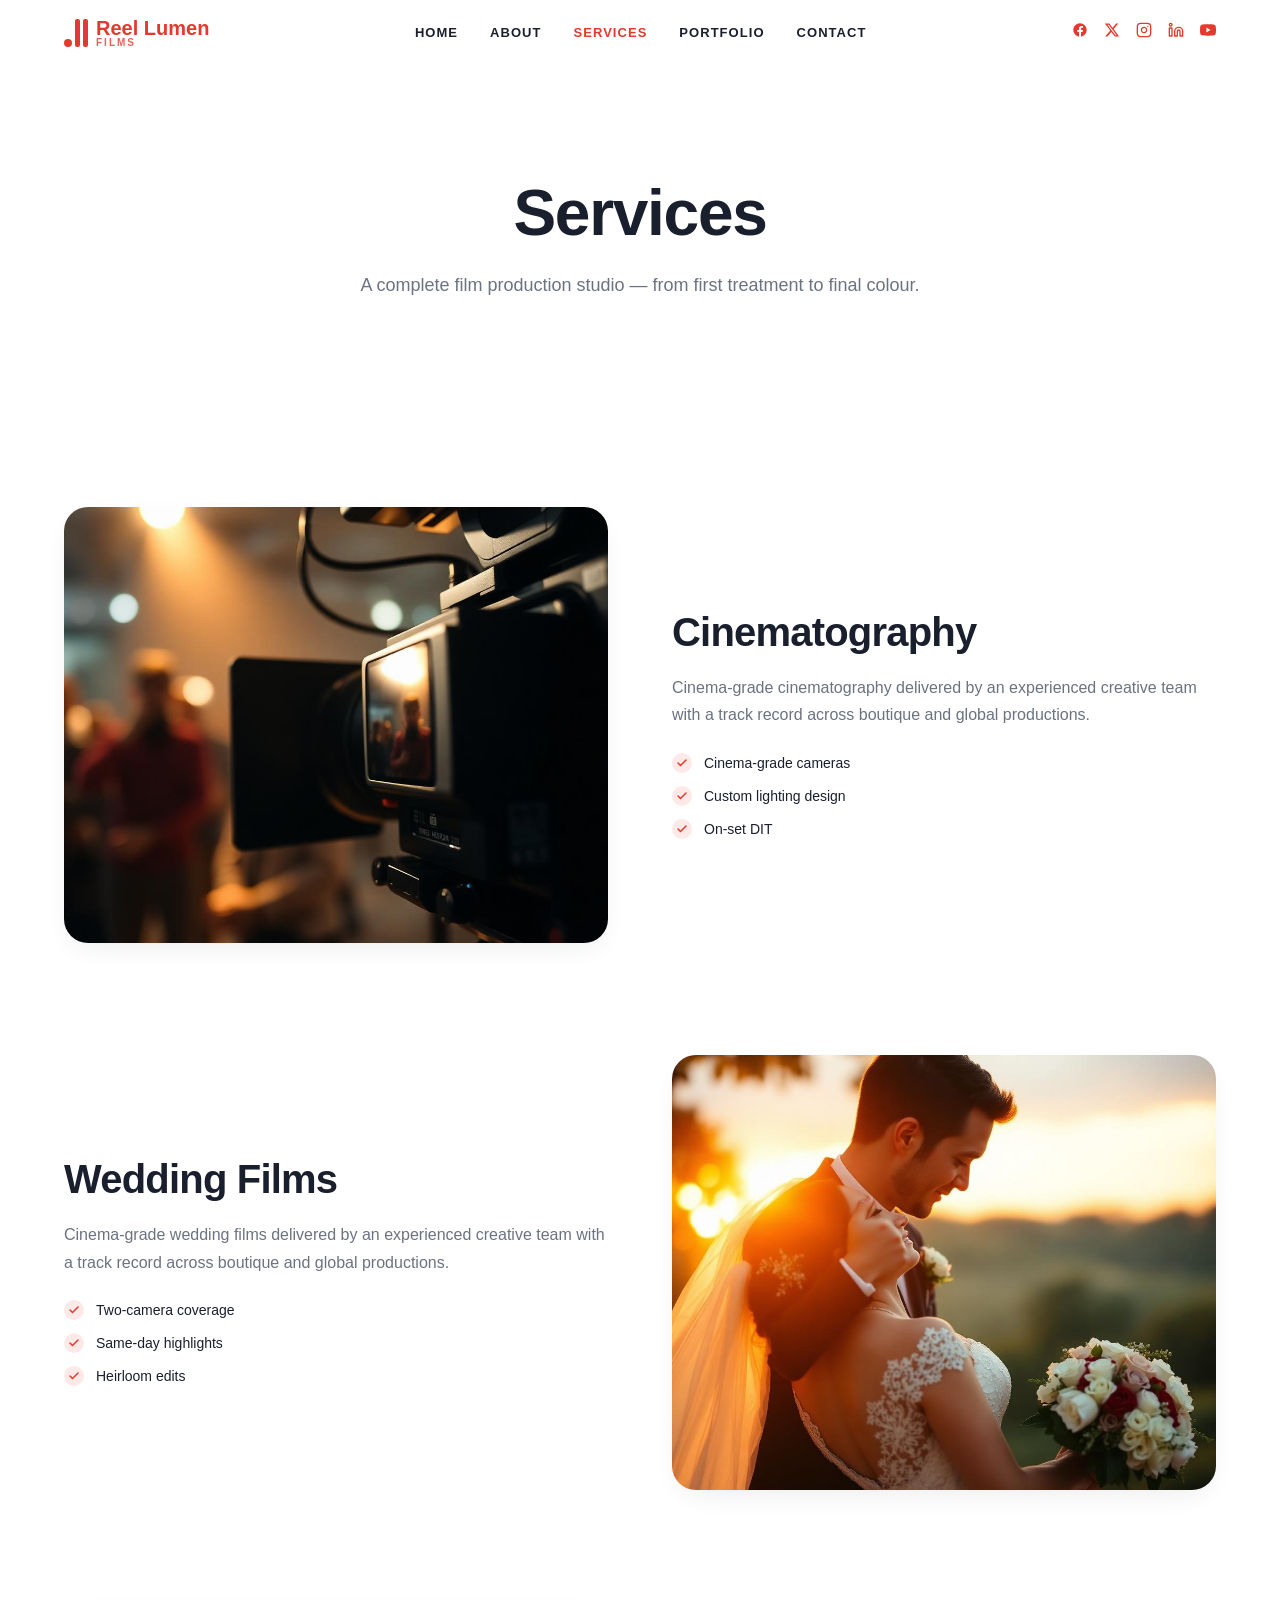
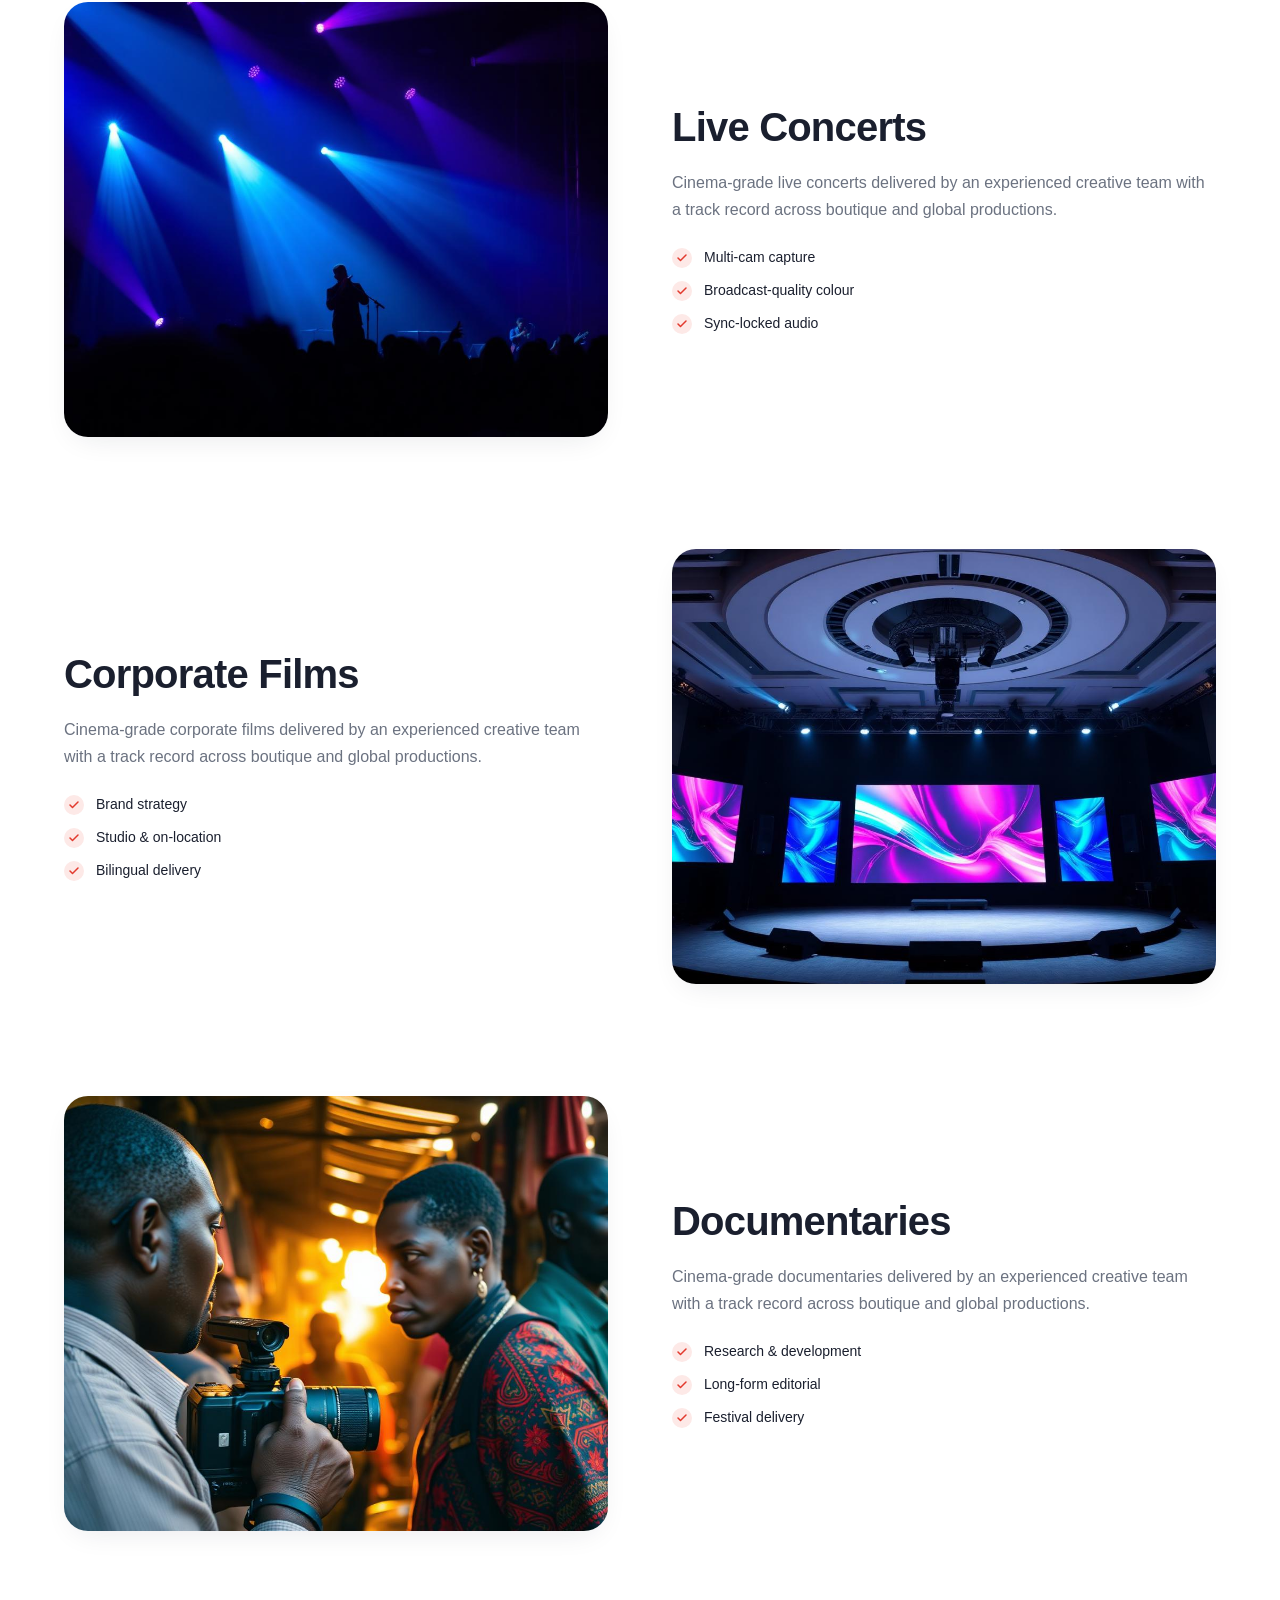
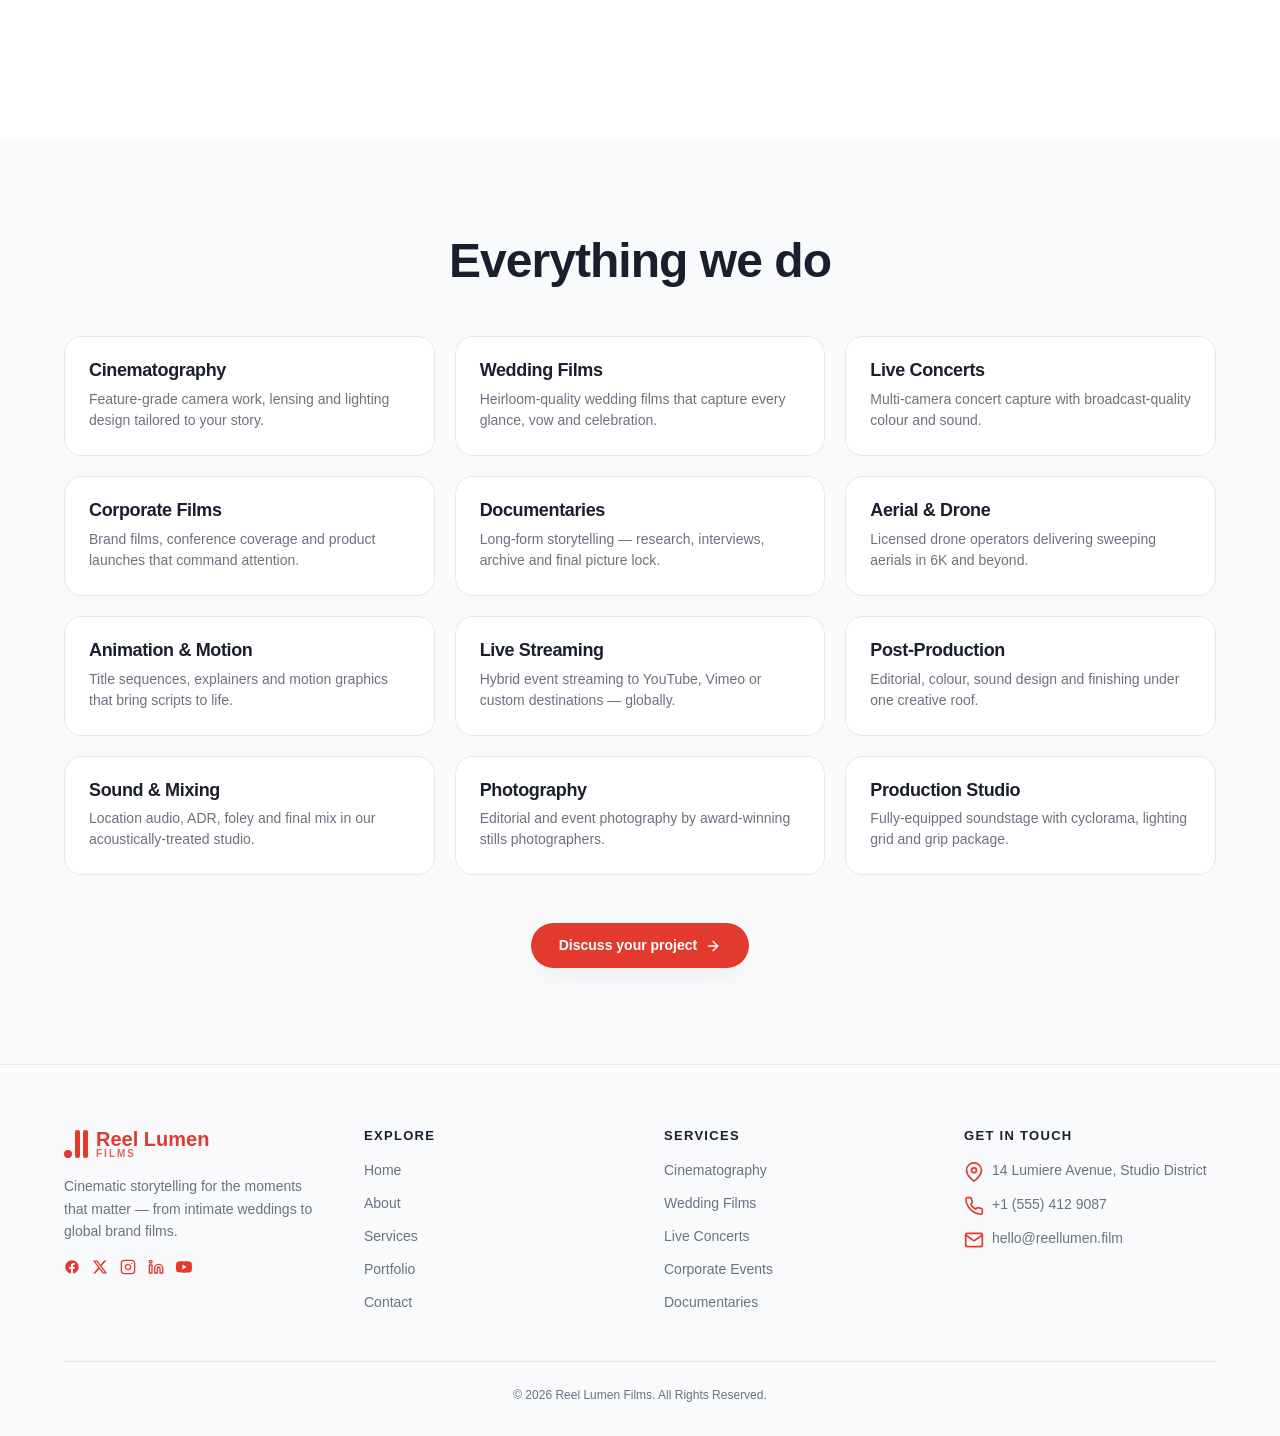
<file: services.html>
<!DOCTYPE html>
<html lang="en">
<head>
<meta charset="UTF-8">
<meta name="viewport" content="width=device-width, initial-scale=1">
<title>Services — Reel Lumen Films</title>
<meta name="description" content="Cinematography, wedding films, live concerts, corporate films, documentaries, post-production and more.">
<meta property="og:title" content="Services — Reel Lumen Films">
<meta property="og:description" content="Cinematography, wedding films, live concerts, corporate films, documentaries, post-production and more.">
<meta property="og:type" content="website">
<link rel="stylesheet" href="styles.css">
</head>
<body>
<header class="site-header">
  <div class="header-inner">
    <a class="logo" href="index.html">
      <span class="logo-mark"><span></span><span></span><span></span></span>
      <span class="logo-text"><span class="name">Reel Lumen</span><span class="sub">Films</span></span>
    </a>
    <nav class="nav"><a href="index.html" data-nav="index.html">Home</a><a href="about.html" data-nav="about.html">About</a><a href="services.html" data-nav="services.html">Services</a><a href="portfolio.html" data-nav="portfolio.html">Portfolio</a><a href="contact.html" data-nav="contact.html">Contact</a></nav>
    <div class="socials"><a href="#" aria-label="Facebook"><svg width="16" height="16" viewBox="0 0 24 24" fill="currentColor"><path d="M22 12.06C22 6.5 17.52 2 12 2S2 6.5 2 12.06c0 5 3.66 9.13 8.44 9.88v-7H7.9v-2.88h2.54V9.85c0-2.5 1.49-3.89 3.77-3.89 1.09 0 2.24.2 2.24.2v2.46h-1.26c-1.24 0-1.63.77-1.63 1.56v1.88h2.78l-.45 2.88h-2.33v7C18.34 21.19 22 17.06 22 12.06"/></svg></a><a href="#" aria-label="Twitter"><svg width="16" height="16" viewBox="0 0 24 24" fill="currentColor"><path d="M18.244 2.25h3.308l-7.227 8.26 8.502 11.24H16.17l-5.214-6.817L4.99 21.75H1.68l7.73-8.835L1.254 2.25H8.08l4.713 6.231zm-1.161 17.52h1.833L7.084 4.126H5.117z"/></svg></a><a href="#" aria-label="Instagram"><svg width="16" height="16" viewBox="0 0 24 24" fill="none" stroke="currentColor" stroke-width="2" stroke-linecap="round" stroke-linejoin="round"><rect x="2" y="2" width="20" height="20" rx="5"/><path d="M16 11.37A4 4 0 1 1 12.63 8 4 4 0 0 1 16 11.37"/><line x1="17.5" y1="6.5" x2="17.51" y2="6.5"/></svg></a><a href="#" aria-label="LinkedIn"><svg width="16" height="16" viewBox="0 0 24 24" fill="none" stroke="currentColor" stroke-width="2" stroke-linecap="round" stroke-linejoin="round"><path d="M16 8a6 6 0 0 1 6 6v7h-4v-7a2 2 0 0 0-4 0v7h-4v-7a6 6 0 0 1 6-6"/><rect x="2" y="9" width="4" height="12"/><circle cx="4" cy="4" r="2"/></svg></a><a href="#" aria-label="YouTube"><svg width="16" height="16" viewBox="0 0 24 24" fill="currentColor"><path d="M23.5 6.2a3 3 0 0 0-2.1-2.1C19.5 3.5 12 3.5 12 3.5s-7.5 0-9.4.6A3 3 0 0 0 .5 6.2C0 8.1 0 12 0 12s0 3.9.5 5.8a3 3 0 0 0 2.1 2.1c1.9.6 9.4.6 9.4.6s7.5 0 9.4-.6a3 3 0 0 0 2.1-2.1c.5-1.9.5-5.8.5-5.8s0-3.9-.5-5.8M9.6 15.6V8.4l6.2 3.6z"/></svg></a></div>
    <button class="menu-btn" aria-label="Menu"><svg class="icon-open" width="24" height="24" viewBox="0 0 24 24" fill="none" stroke="currentColor" stroke-width="2" stroke-linecap="round"><line x1="3" y1="6" x2="21" y2="6"/><line x1="3" y1="12" x2="21" y2="12"/><line x1="3" y1="18" x2="21" y2="18"/></svg><svg class="icon-close" width="24" height="24" viewBox="0 0 24 24" fill="none" stroke="currentColor" stroke-width="2" stroke-linecap="round" style="display:none"><line x1="18" y1="6" x2="6" y2="18"/><line x1="6" y1="18" x2="18" y2="6"/></svg></button>
  </div>
  <div class="mobile-nav"><nav><a href="index.html" data-nav="index.html">Home</a><a href="about.html" data-nav="about.html">About</a><a href="services.html" data-nav="services.html">Services</a><a href="portfolio.html" data-nav="portfolio.html">Portfolio</a><a href="contact.html" data-nav="contact.html">Contact</a></nav></div>
</header>
<main>

<section class="page-hero fade-up">
  <div class="container">
    <h1>Services</h1>
    <p>A complete film production studio — from first treatment to final colour.</p>
  </div>
</section>
<section><div class="container"><div class="svc-row"><div><img src="assets/svc-cinematography.jpg" alt="Cinematography" loading="lazy"></div><div><h2>Cinematography</h2><p>Cinema-grade cinematography delivered by an experienced creative team with a track record across boutique and global productions.</p><ul class="svc-list"><li><span class="check"><svg width="12" height="12" viewBox="0 0 24 24" fill="none" stroke="currentColor" stroke-width="3" stroke-linecap="round" stroke-linejoin="round"><polyline points="20 6 9 17 4 12"/></svg></span>Cinema-grade cameras</li><li><span class="check"><svg width="12" height="12" viewBox="0 0 24 24" fill="none" stroke="currentColor" stroke-width="3" stroke-linecap="round" stroke-linejoin="round"><polyline points="20 6 9 17 4 12"/></svg></span>Custom lighting design</li><li><span class="check"><svg width="12" height="12" viewBox="0 0 24 24" fill="none" stroke="currentColor" stroke-width="3" stroke-linecap="round" stroke-linejoin="round"><polyline points="20 6 9 17 4 12"/></svg></span>On-set DIT</li></ul></div></div><div class="svc-row reverse"><div><img src="assets/svc-weddings.jpg" alt="Wedding Films" loading="lazy"></div><div><h2>Wedding Films</h2><p>Cinema-grade wedding films delivered by an experienced creative team with a track record across boutique and global productions.</p><ul class="svc-list"><li><span class="check"><svg width="12" height="12" viewBox="0 0 24 24" fill="none" stroke="currentColor" stroke-width="3" stroke-linecap="round" stroke-linejoin="round"><polyline points="20 6 9 17 4 12"/></svg></span>Two-camera coverage</li><li><span class="check"><svg width="12" height="12" viewBox="0 0 24 24" fill="none" stroke="currentColor" stroke-width="3" stroke-linecap="round" stroke-linejoin="round"><polyline points="20 6 9 17 4 12"/></svg></span>Same-day highlights</li><li><span class="check"><svg width="12" height="12" viewBox="0 0 24 24" fill="none" stroke="currentColor" stroke-width="3" stroke-linecap="round" stroke-linejoin="round"><polyline points="20 6 9 17 4 12"/></svg></span>Heirloom edits</li></ul></div></div><div class="svc-row"><div><img src="assets/svc-concerts.jpg" alt="Live Concerts" loading="lazy"></div><div><h2>Live Concerts</h2><p>Cinema-grade live concerts delivered by an experienced creative team with a track record across boutique and global productions.</p><ul class="svc-list"><li><span class="check"><svg width="12" height="12" viewBox="0 0 24 24" fill="none" stroke="currentColor" stroke-width="3" stroke-linecap="round" stroke-linejoin="round"><polyline points="20 6 9 17 4 12"/></svg></span>Multi-cam capture</li><li><span class="check"><svg width="12" height="12" viewBox="0 0 24 24" fill="none" stroke="currentColor" stroke-width="3" stroke-linecap="round" stroke-linejoin="round"><polyline points="20 6 9 17 4 12"/></svg></span>Broadcast-quality colour</li><li><span class="check"><svg width="12" height="12" viewBox="0 0 24 24" fill="none" stroke="currentColor" stroke-width="3" stroke-linecap="round" stroke-linejoin="round"><polyline points="20 6 9 17 4 12"/></svg></span>Sync-locked audio</li></ul></div></div><div class="svc-row reverse"><div><img src="assets/svc-corporate.jpg" alt="Corporate Films" loading="lazy"></div><div><h2>Corporate Films</h2><p>Cinema-grade corporate films delivered by an experienced creative team with a track record across boutique and global productions.</p><ul class="svc-list"><li><span class="check"><svg width="12" height="12" viewBox="0 0 24 24" fill="none" stroke="currentColor" stroke-width="3" stroke-linecap="round" stroke-linejoin="round"><polyline points="20 6 9 17 4 12"/></svg></span>Brand strategy</li><li><span class="check"><svg width="12" height="12" viewBox="0 0 24 24" fill="none" stroke="currentColor" stroke-width="3" stroke-linecap="round" stroke-linejoin="round"><polyline points="20 6 9 17 4 12"/></svg></span>Studio & on-location</li><li><span class="check"><svg width="12" height="12" viewBox="0 0 24 24" fill="none" stroke="currentColor" stroke-width="3" stroke-linecap="round" stroke-linejoin="round"><polyline points="20 6 9 17 4 12"/></svg></span>Bilingual delivery</li></ul></div></div><div class="svc-row"><div><img src="assets/svc-documentary.jpg" alt="Documentaries" loading="lazy"></div><div><h2>Documentaries</h2><p>Cinema-grade documentaries delivered by an experienced creative team with a track record across boutique and global productions.</p><ul class="svc-list"><li><span class="check"><svg width="12" height="12" viewBox="0 0 24 24" fill="none" stroke="currentColor" stroke-width="3" stroke-linecap="round" stroke-linejoin="round"><polyline points="20 6 9 17 4 12"/></svg></span>Research & development</li><li><span class="check"><svg width="12" height="12" viewBox="0 0 24 24" fill="none" stroke="currentColor" stroke-width="3" stroke-linecap="round" stroke-linejoin="round"><polyline points="20 6 9 17 4 12"/></svg></span>Long-form editorial</li><li><span class="check"><svg width="12" height="12" viewBox="0 0 24 24" fill="none" stroke="currentColor" stroke-width="3" stroke-linecap="round" stroke-linejoin="round"><polyline points="20 6 9 17 4 12"/></svg></span>Festival delivery</li></ul></div></div></div></section>
<section class="alt">
  <div class="container">
    <div class="section-header"><h2>Everything we do</h2></div>
    <div class="svc-grid"><div class="svc-card"><h3>Cinematography</h3><p>Feature-grade camera work, lensing and lighting design tailored to your story.</p></div><div class="svc-card"><h3>Wedding Films</h3><p>Heirloom-quality wedding films that capture every glance, vow and celebration.</p></div><div class="svc-card"><h3>Live Concerts</h3><p>Multi-camera concert capture with broadcast-quality colour and sound.</p></div><div class="svc-card"><h3>Corporate Films</h3><p>Brand films, conference coverage and product launches that command attention.</p></div><div class="svc-card"><h3>Documentaries</h3><p>Long-form storytelling — research, interviews, archive and final picture lock.</p></div><div class="svc-card"><h3>Aerial & Drone</h3><p>Licensed drone operators delivering sweeping aerials in 6K and beyond.</p></div><div class="svc-card"><h3>Animation & Motion</h3><p>Title sequences, explainers and motion graphics that bring scripts to life.</p></div><div class="svc-card"><h3>Live Streaming</h3><p>Hybrid event streaming to YouTube, Vimeo or custom destinations — globally.</p></div><div class="svc-card"><h3>Post-Production</h3><p>Editorial, colour, sound design and finishing under one creative roof.</p></div><div class="svc-card"><h3>Sound & Mixing</h3><p>Location audio, ADR, foley and final mix in our acoustically-treated studio.</p></div><div class="svc-card"><h3>Photography</h3><p>Editorial and event photography by award-winning stills photographers.</p></div><div class="svc-card"><h3>Production Studio</h3><p>Fully-equipped soundstage with cyclorama, lighting grid and grip package.</p></div></div>
    <div style="text-align:center;margin-top:48px"><a href="contact.html" class="btn btn-primary">Discuss your project <svg width="16" height="16" viewBox="0 0 24 24" fill="none" stroke="currentColor" stroke-width="2" stroke-linecap="round" stroke-linejoin="round"><line x1="5" y1="12" x2="19" y2="12"/><polyline points="12 5 19 12 12 19"/></svg></a></div>
  </div>
</section>

</main>
<footer class="footer">
  <div class="container">
    <div class="footer-grid">
      <div>
        <a class="logo" href="index.html"><span class="logo-mark"><span></span><span></span><span></span></span><span class="logo-text"><span class="name">Reel Lumen</span><span class="sub">Films</span></span></a>
        <p class="intro">Cinematic storytelling for the moments that matter — from intimate weddings to global brand films.</p>
        <div class="footer-socials"><a href="#" aria-label="Facebook"><svg width="16" height="16" viewBox="0 0 24 24" fill="currentColor"><path d="M22 12.06C22 6.5 17.52 2 12 2S2 6.5 2 12.06c0 5 3.66 9.13 8.44 9.88v-7H7.9v-2.88h2.54V9.85c0-2.5 1.49-3.89 3.77-3.89 1.09 0 2.24.2 2.24.2v2.46h-1.26c-1.24 0-1.63.77-1.63 1.56v1.88h2.78l-.45 2.88h-2.33v7C18.34 21.19 22 17.06 22 12.06"/></svg></a><a href="#" aria-label="Twitter"><svg width="16" height="16" viewBox="0 0 24 24" fill="currentColor"><path d="M18.244 2.25h3.308l-7.227 8.26 8.502 11.24H16.17l-5.214-6.817L4.99 21.75H1.68l7.73-8.835L1.254 2.25H8.08l4.713 6.231zm-1.161 17.52h1.833L7.084 4.126H5.117z"/></svg></a><a href="#" aria-label="Instagram"><svg width="16" height="16" viewBox="0 0 24 24" fill="none" stroke="currentColor" stroke-width="2" stroke-linecap="round" stroke-linejoin="round"><rect x="2" y="2" width="20" height="20" rx="5"/><path d="M16 11.37A4 4 0 1 1 12.63 8 4 4 0 0 1 16 11.37"/><line x1="17.5" y1="6.5" x2="17.51" y2="6.5"/></svg></a><a href="#" aria-label="LinkedIn"><svg width="16" height="16" viewBox="0 0 24 24" fill="none" stroke="currentColor" stroke-width="2" stroke-linecap="round" stroke-linejoin="round"><path d="M16 8a6 6 0 0 1 6 6v7h-4v-7a2 2 0 0 0-4 0v7h-4v-7a6 6 0 0 1 6-6"/><rect x="2" y="9" width="4" height="12"/><circle cx="4" cy="4" r="2"/></svg></a><a href="#" aria-label="YouTube"><svg width="16" height="16" viewBox="0 0 24 24" fill="currentColor"><path d="M23.5 6.2a3 3 0 0 0-2.1-2.1C19.5 3.5 12 3.5 12 3.5s-7.5 0-9.4.6A3 3 0 0 0 .5 6.2C0 8.1 0 12 0 12s0 3.9.5 5.8a3 3 0 0 0 2.1 2.1c1.9.6 9.4.6 9.4.6s7.5 0 9.4-.6a3 3 0 0 0 2.1-2.1c.5-1.9.5-5.8.5-5.8s0-3.9-.5-5.8M9.6 15.6V8.4l6.2 3.6z"/></svg></a></div>
      </div>
      <div>
        <h4>Explore</h4>
        <ul>
          <li><a href="index.html">Home</a></li>
          <li><a href="about.html">About</a></li>
          <li><a href="services.html">Services</a></li>
          <li><a href="portfolio.html">Portfolio</a></li>
          <li><a href="contact.html">Contact</a></li>
        </ul>
      </div>
      <div>
        <h4>Services</h4>
        <ul><li>Cinematography</li><li>Wedding Films</li><li>Live Concerts</li><li>Corporate Events</li><li>Documentaries</li></ul>
      </div>
      <div>
        <h4>Get In Touch</h4>
        <ul>
          <li class="row"><svg width="20" height="20" viewBox="0 0 24 24" fill="none" stroke="currentColor" stroke-width="2" stroke-linecap="round" stroke-linejoin="round"><path d="M21 10c0 7-9 13-9 13s-9-6-9-13a9 9 0 0 1 18 0z"/><circle cx="12" cy="10" r="3"/></svg><span>14 Lumiere Avenue, Studio District</span></li>
          <li class="row"><svg width="20" height="20" viewBox="0 0 24 24" fill="none" stroke="currentColor" stroke-width="2" stroke-linecap="round" stroke-linejoin="round"><path d="M22 16.92v3a2 2 0 0 1-2.18 2 19.79 19.79 0 0 1-8.63-3.07 19.5 19.5 0 0 1-6-6 19.79 19.79 0 0 1-3.07-8.67A2 2 0 0 1 4.11 2h3a2 2 0 0 1 2 1.72c.13.96.37 1.9.7 2.81a2 2 0 0 1-.45 2.11L8.09 9.91a16 16 0 0 0 6 6l1.27-1.27a2 2 0 0 1 2.11-.45c.91.33 1.85.57 2.81.7A2 2 0 0 1 22 16.92"/></svg><span>+1 (555) 412 9087</span></li>
          <li class="row"><svg width="20" height="20" viewBox="0 0 24 24" fill="none" stroke="currentColor" stroke-width="2" stroke-linecap="round" stroke-linejoin="round"><path d="M4 4h16c1.1 0 2 .9 2 2v12c0 1.1-.9 2-2 2H4c-1.1 0-2-.9-2-2V6c0-1.1.9-2 2-2"/><polyline points="22,6 12,13 2,6"/></svg><span>hello@reellumen.film</span></li>
        </ul>
      </div>
    </div>
    <div class="copyright">© 2026 Reel Lumen Films. All Rights Reserved.</div>
  </div>
</footer>
<script src="script.js"></script>
</body></html>
</file>
<file: styles.css>
/* ============================================================
   Reel Lumen Films — Static stylesheet
   Edit colors via the CSS variables in :root below.
============================================================ */
:root {
  --background: #ffffff;
  --foreground: #1a1f2e;
  --muted: #f4f6f9;
  --muted-foreground: #6b7280;
  --border: #e5e8ee;
  --card: #ffffff;
  --primary: #e23a2e;          /* brand red */
  --primary-foreground: #ffffff;
  --accent: #fde9e7;
  --shadow-soft: 0 10px 30px -12px rgba(26,31,46,0.12);
  --transition: 300ms cubic-bezier(0.22, 1, 0.36, 1);
  --radius: 12px;
  --max-w: 1200px;
}

* { box-sizing: border-box; margin: 0; padding: 0; }
html { scroll-behavior: smooth; -webkit-text-size-adjust: 100%; }
body {
  font-family: -apple-system, BlinkMacSystemFont, "Segoe UI", Roboto, "Inter", sans-serif;
  color: var(--foreground);
  background: var(--background);
  line-height: 1.5;
  -webkit-font-smoothing: antialiased;
}
img { max-width: 100%; display: block; }
a { color: inherit; text-decoration: none; }
button { font: inherit; cursor: pointer; border: none; background: none; }

h1, h2, h3, h4 { font-weight: 800; letter-spacing: -0.02em; line-height: 1.1; }

.container { max-width: var(--max-w); margin: 0 auto; padding: 0 24px; }

/* ===== Header ===== */
.site-header {
  position: sticky; top: 0; z-index: 50;
  background: var(--background);
  transition: box-shadow var(--transition), background var(--transition);
}
.site-header.scrolled {
  background: rgba(255,255,255,0.9);
  backdrop-filter: blur(10px);
  box-shadow: 0 2px 20px -12px rgba(0,0,0,0.15);
}
.header-inner {
  display: flex; align-items: center; justify-content: space-between;
  gap: 24px; padding: 18px 24px; max-width: var(--max-w); margin: 0 auto;
}
.logo { display: flex; align-items: center; gap: 8px; }
.logo-mark { display: flex; align-items: flex-end; gap: 3px; }
.logo-mark span:nth-child(1) { width: 8px; height: 8px; border-radius: 50%; background: var(--primary); }
.logo-mark span:nth-child(2),
.logo-mark span:nth-child(3) { width: 5px; height: 28px; background: var(--primary); border-radius: 2px; }
.logo-text { line-height: 1; }
.logo-text .name { display: block; font-size: 20px; font-weight: 800; color: var(--primary); }
.logo-text .sub { display: block; font-size: 10px; font-weight: 600; letter-spacing: 0.2em; color: var(--primary); opacity: 0.8; text-transform: uppercase; }

.nav { display: none; gap: 32px; align-items: center; }
.nav a { font-size: 13px; font-weight: 600; text-transform: uppercase; letter-spacing: 0.08em; transition: color var(--transition); }
.nav a:hover, .nav a.active { color: var(--primary); }

.socials { display: none; gap: 16px; align-items: center; color: var(--primary); }
.socials a { transition: opacity var(--transition); }
.socials a:hover { opacity: 0.7; }

.menu-btn { display: block; padding: 8px; }
.mobile-nav { display: none; border-top: 1px solid var(--border); background: var(--background); }
.mobile-nav.open { display: block; }
.mobile-nav nav { display: flex; flex-direction: column; padding: 12px 24px; }
.mobile-nav a { padding: 10px 0; font-size: 13px; font-weight: 600; text-transform: uppercase; letter-spacing: 0.08em; }
.mobile-nav a.active { color: var(--primary); }

@media (min-width: 1024px) {
  .nav, .socials { display: flex; }
  .menu-btn { display: none; }
}

.logo img {
    height: 50px;   /* adjust size */
    width: auto;
}

/* ===== Buttons ===== */
.btn {
  display: inline-flex; align-items: center; gap: 8px;
  padding: 12px 28px; border-radius: 999px;
  font-size: 14px; font-weight: 600;
  transition: all var(--transition);
}
.btn-primary { background: var(--primary); color: var(--primary-foreground); box-shadow: var(--shadow-soft); }
.btn-primary:hover { transform: scale(1.03); box-shadow: 0 14px 30px -10px rgba(226,58,46,0.4); }
.btn-outline { border: 2px solid var(--primary); color: var(--primary); }
.btn-outline:hover { background: var(--primary); color: var(--primary-foreground); }
.btn-lg { padding: 16px 32px; font-size: 16px; }

/* ===== Sections ===== */
section { padding: 64px 0; }
@media (min-width: 1024px) { section { padding: 96px 0; } }
section.alt { background: rgba(244,246,249,0.5); }

.section-header { text-align: center; margin-bottom: 48px; }
.section-header h2 { font-size: clamp(28px, 4vw, 48px); }
.section-header p { color: var(--muted-foreground); margin-top: 16px; font-size: 16px; }

/* ===== Hero ===== */
.hero { padding: 56px 0 40px; text-align: center; }
.hero h1 {
  font-size: clamp(36px, 6vw, 76px); line-height: 1.05;
  max-width: 900px; margin: 0 auto;
}
.hero p { margin: 24px auto 0; max-width: 560px; color: var(--muted-foreground); font-size: 18px; }
@media (min-width: 1024px) { .hero { padding: 80px 0 64px; } }

/* ===== Tile grid (hero strip) ===== */
.tiles { display: grid; gap: 16px; grid-template-columns: repeat(2, 1fr); padding-bottom: 80px; }
@media (min-width: 768px) { .tiles { grid-template-columns: repeat(3, 1fr); gap: 20px; } }
@media (min-width: 1024px) { .tiles { grid-template-columns: repeat(5, 1fr); padding-bottom: 96px; } }
.tile {
  position: relative; aspect-ratio: 3/4; border-radius: 18px; overflow: hidden;
  box-shadow: var(--shadow-soft); cursor: pointer;
}
.tile img { width: 100%; height: 100%; object-fit: cover; transition: transform 700ms cubic-bezier(0.22,1,0.36,1); }
.tile:hover img { transform: scale(1.1); }
.tile::after {
  content: ""; position: absolute; inset: 0;
  background: linear-gradient(to top, rgba(0,0,0,0.7), rgba(0,0,0,0.2) 50%, transparent);
}
.tile span {
  position: absolute; left: 18px; bottom: 16px; right: 18px; z-index: 1;
  color: #fff; font-weight: 700; text-transform: uppercase; letter-spacing: 0.08em; font-size: 14px;
}

/* ===== Two-column ===== */
.two-col {
  display: grid; gap: 48px; align-items: center;
}
@media (min-width: 1024px) { .two-col { grid-template-columns: 1fr 1fr; gap: 64px; } }
.two-col img { border-radius: 24px; box-shadow: var(--shadow-soft); transition: transform 700ms; aspect-ratio: 4/3; object-fit: cover; }
.two-col img:hover { transform: scale(1.03); }
.two-col h2 { font-size: clamp(28px, 4vw, 48px); }
.two-col p { color: var(--muted-foreground); margin-top: 20px; line-height: 1.7; }
.two-col .reverse-lg { order: 1; }
@media (min-width: 1024px) { .row-reverse .reverse-lg { order: 2; } }

/* ===== Testimonials ===== */
.tgrid { display: grid; gap: 24px; grid-template-columns: 1fr; }
@media (min-width: 768px) { .tgrid { grid-template-columns: repeat(2, 1fr); } }
@media (min-width: 1024px) { .tgrid { grid-template-columns: repeat(3, 1fr); gap: 32px; } }
.tcard {
  border: 1px solid var(--border); background: var(--card);
  padding: 28px; border-radius: 18px;
  transition: all var(--transition);
}
.tcard:hover { transform: translateY(-4px); box-shadow: var(--shadow-soft); }
.tcard-head { display: flex; align-items: center; gap: 16px; }
.avatar {
  width: 48px; height: 48px; border-radius: 50%;
  background: linear-gradient(135deg, var(--primary), #f97366);
  color: #fff; display: flex; align-items: center; justify-content: center; font-weight: 700;
}
.tcard h4 { font-size: 13px; font-weight: 700; }
.tcard .role { font-size: 12px; color: var(--muted-foreground); }
.tcard q { display: block; margin-top: 20px; font-size: 14px; color: var(--muted-foreground); line-height: 1.7; }

/* ===== Service pills ===== */
.pills { display: flex; flex-wrap: wrap; justify-content: center; gap: 12px; max-width: 800px; margin: 0 auto; }
.pill {
  padding: 12px 22px; border-radius: 999px;
  border: 1px solid var(--border); background: var(--card);
  font-size: 14px; font-weight: 600;
  transition: all var(--transition);
}
.pill:hover { background: var(--primary); color: var(--primary-foreground); border-color: var(--primary); transform: translateY(-2px); }

/* ===== Gallery ===== */
.gallery { display: grid; gap: 12px; grid-template-columns: repeat(2, 1fr); }
@media (min-width: 768px) { .gallery { grid-template-columns: repeat(3, 1fr); gap: 16px; } }
@media (min-width: 1024px) { .gallery { grid-template-columns: repeat(4, 1fr); } }
.gphoto { aspect-ratio: 1/1; border-radius: 14px; overflow: hidden; }
.gphoto img { width: 100%; height: 100%; object-fit: cover; transition: transform 700ms; }
.gphoto:hover img { transform: scale(1.1); }

/* ===== Marquee (clients) ===== */
.marquee-wrap { overflow: hidden; }
.marquee { display: flex; width: max-content; gap: 64px; animation: marquee 40s linear infinite; padding: 0 32px; }
@keyframes marquee { from { transform: translateX(0); } to { transform: translateX(-50%); } }
.marquee span {
  font-size: 24px; font-weight: 800; letter-spacing: 0.1em;
  color: rgba(107,114,128,0.6); white-space: nowrap;
}
@media (min-width: 768px) { .marquee span { font-size: 30px; } }

/* ===== CTA ===== */
.cta { text-align: center; padding: 80px 24px; }
.cta h2 { font-size: clamp(28px, 5vw, 56px); }
.cta p { color: var(--muted-foreground); font-size: 18px; margin-top: 16px; }
.cta .btn { margin-top: 32px; }

/* ===== Services page detail rows ===== */
.svc-row { display: grid; gap: 40px; align-items: center; margin-bottom: 80px; }
@media (min-width: 1024px) { .svc-row { grid-template-columns: 1fr 1fr; gap: 64px; margin-bottom: 112px; } }
.svc-row.reverse > div:first-child { order: 1; }
@media (min-width: 1024px) { .svc-row.reverse > div:first-child { order: 2; } }
.svc-row img { border-radius: 24px; box-shadow: var(--shadow-soft); aspect-ratio: 5/4; object-fit: cover; transition: transform 700ms; }
.svc-row img:hover { transform: scale(1.03); }
.svc-row h2 { font-size: clamp(28px, 4vw, 40px); }
.svc-row p { color: var(--muted-foreground); margin-top: 20px; line-height: 1.7; }
.svc-list { margin-top: 24px; display: flex; flex-direction: column; gap: 12px; }
.svc-list li { display: flex; align-items: center; gap: 12px; font-size: 14px; }
.svc-list .check { width: 20px; height: 20px; border-radius: 50%; background: var(--accent); color: var(--primary); display: inline-flex; align-items: center; justify-content: center; flex-shrink: 0; }

/* ===== Service grid (cards) ===== */
.svc-grid { display: grid; gap: 20px; grid-template-columns: 1fr; }
@media (min-width: 640px) { .svc-grid { grid-template-columns: repeat(2, 1fr); } }
@media (min-width: 1024px) { .svc-grid { grid-template-columns: repeat(3, 1fr); } }
.svc-card { background: var(--card); border: 1px solid var(--border); padding: 24px; border-radius: 18px; transition: all var(--transition); }
.svc-card:hover { transform: translateY(-4px); box-shadow: var(--shadow-soft); border-color: rgba(226,58,46,0.4); }
.svc-card h3 { font-size: 18px; }
.svc-card p { color: var(--muted-foreground); margin-top: 8px; font-size: 14px; }

/* ===== Portfolio ===== */
.portfolio { display: grid; gap: 24px; grid-template-columns: 1fr; }
@media (min-width: 768px) { .portfolio { grid-template-columns: repeat(2, 1fr); } }
@media (min-width: 1024px) { .portfolio { grid-template-columns: repeat(3, 1fr); gap: 32px; } }
.proj { background: var(--card); border-radius: 18px; overflow: hidden; box-shadow: 0 1px 2px rgba(0,0,0,0.05); transition: all var(--transition); cursor: pointer; }
.proj:hover { transform: translateY(-4px); box-shadow: var(--shadow-soft); }
.proj-img { aspect-ratio: 4/3; overflow: hidden; }
.proj-img img { width: 100%; height: 100%; object-fit: cover; transition: transform 700ms; }
.proj:hover img { transform: scale(1.1); }
.proj-body { padding: 24px; }
.proj-cat { font-size: 11px; font-weight: 700; text-transform: uppercase; letter-spacing: 0.15em; color: var(--primary); }
.proj-title { font-size: 18px; font-weight: 700; margin-top: 8px; }

/* ===== Contact ===== */
.contact-grid { display: grid; gap: 48px; }
@media (min-width: 1024px) { .contact-grid { grid-template-columns: 2fr 3fr; } }
.contact-info > div { margin-bottom: 28px; }
.contact-info h3 { font-size: 11px; font-weight: 700; text-transform: uppercase; letter-spacing: 0.15em; color: var(--primary); }
.contact-info .row { display: flex; align-items: flex-start; gap: 12px; margin-top: 10px; }
.contact-info svg { color: var(--primary); flex-shrink: 0; }

.form { background: var(--card); border: 1px solid var(--border); border-radius: 24px; padding: 32px; box-shadow: var(--shadow-soft); }
@media (min-width: 1024px) { .form { padding: 40px; } }
.form label { display: block; font-size: 11px; font-weight: 600; text-transform: uppercase; letter-spacing: 0.1em; color: var(--muted-foreground); margin-bottom: 8px; }
.form input, .form textarea {
  width: 100%; padding: 12px 16px; font-size: 14px;
  border: 1px solid var(--border); border-radius: 10px; background: var(--background);
  font-family: inherit; transition: border-color var(--transition);
}
.form textarea { resize: none; }
.form input:focus, .form textarea:focus { outline: none; border-color: var(--primary); }
.form-row { display: grid; gap: 20px; margin-bottom: 20px; }
@media (min-width: 640px) { .form-row.two { grid-template-columns: 1fr 1fr; } }
.form-field { margin-bottom: 20px; }

/* ===== Page hero ===== */
.page-hero { padding: 80px 0; text-align: center; }
.page-hero h1 { font-size: clamp(36px, 5vw, 64px); max-width: 900px; margin: 0 auto; }
.page-hero p { color: var(--muted-foreground); margin: 24px auto 0; max-width: 640px; font-size: 18px; }
@media (min-width: 1024px) { .page-hero { padding: 112px 0; } }

/* ===== Values grid (about) ===== */
.values { display: grid; gap: 24px; grid-template-columns: 1fr; }
@media (min-width: 640px) { .values { grid-template-columns: repeat(2, 1fr); } }
@media (min-width: 1024px) { .values { grid-template-columns: repeat(4, 1fr); } }
.value { background: var(--card); border: 1px solid var(--border); padding: 28px; border-radius: 18px; transition: all var(--transition); }
.value:hover { transform: translateY(-4px); box-shadow: var(--shadow-soft); }
.value .icon { width: 48px; height: 48px; border-radius: 12px; background: var(--accent); color: var(--primary); display: flex; align-items: center; justify-content: center; margin-bottom: 20px; }
.value h3 { font-size: 18px; }
.value p { color: var(--muted-foreground); margin-top: 8px; font-size: 14px; }

/* ===== Footer ===== */
.footer { border-top: 1px solid var(--border); background: rgba(244,246,249,0.5); padding: 64px 0 32px; }
.footer-grid { display: grid; gap: 48px; grid-template-columns: 1fr; }
@media (min-width: 768px) { .footer-grid { grid-template-columns: repeat(2, 1fr); } }
@media (min-width: 1024px) { .footer-grid { grid-template-columns: repeat(4, 1fr); } }
.footer h4 { font-size: 13px; font-weight: 700; text-transform: uppercase; letter-spacing: 0.1em; margin-bottom: 16px; }
.footer ul { list-style: none; display: flex; flex-direction: column; gap: 12px; font-size: 14px; color: var(--muted-foreground); }
.footer a:hover { color: var(--primary); }
.footer .row { display: flex; align-items: flex-start; gap: 8px; }
.footer .row svg { color: var(--primary); flex-shrink: 0; margin-top: 2px; }
.footer p.intro { color: var(--muted-foreground); font-size: 14px; line-height: 1.6; margin-top: 16px; }
.footer-socials { display: flex; gap: 12px; margin-top: 16px; color: var(--primary); }
.footer-socials a { transition: opacity var(--transition); }
.footer-socials a:hover { opacity: 0.7; }
.copyright { margin-top: 48px; padding-top: 24px; border-top: 1px solid var(--border); text-align: center; font-size: 12px; color: var(--muted-foreground); }

/* ===== Animations ===== */
.fade-up { animation: fadeUp 700ms cubic-bezier(0.22,1,0.36,1) both; }
@keyframes fadeUp { from { opacity: 0; transform: translateY(20px); } to { opacity: 1; transform: translateY(0); } }
</file>
